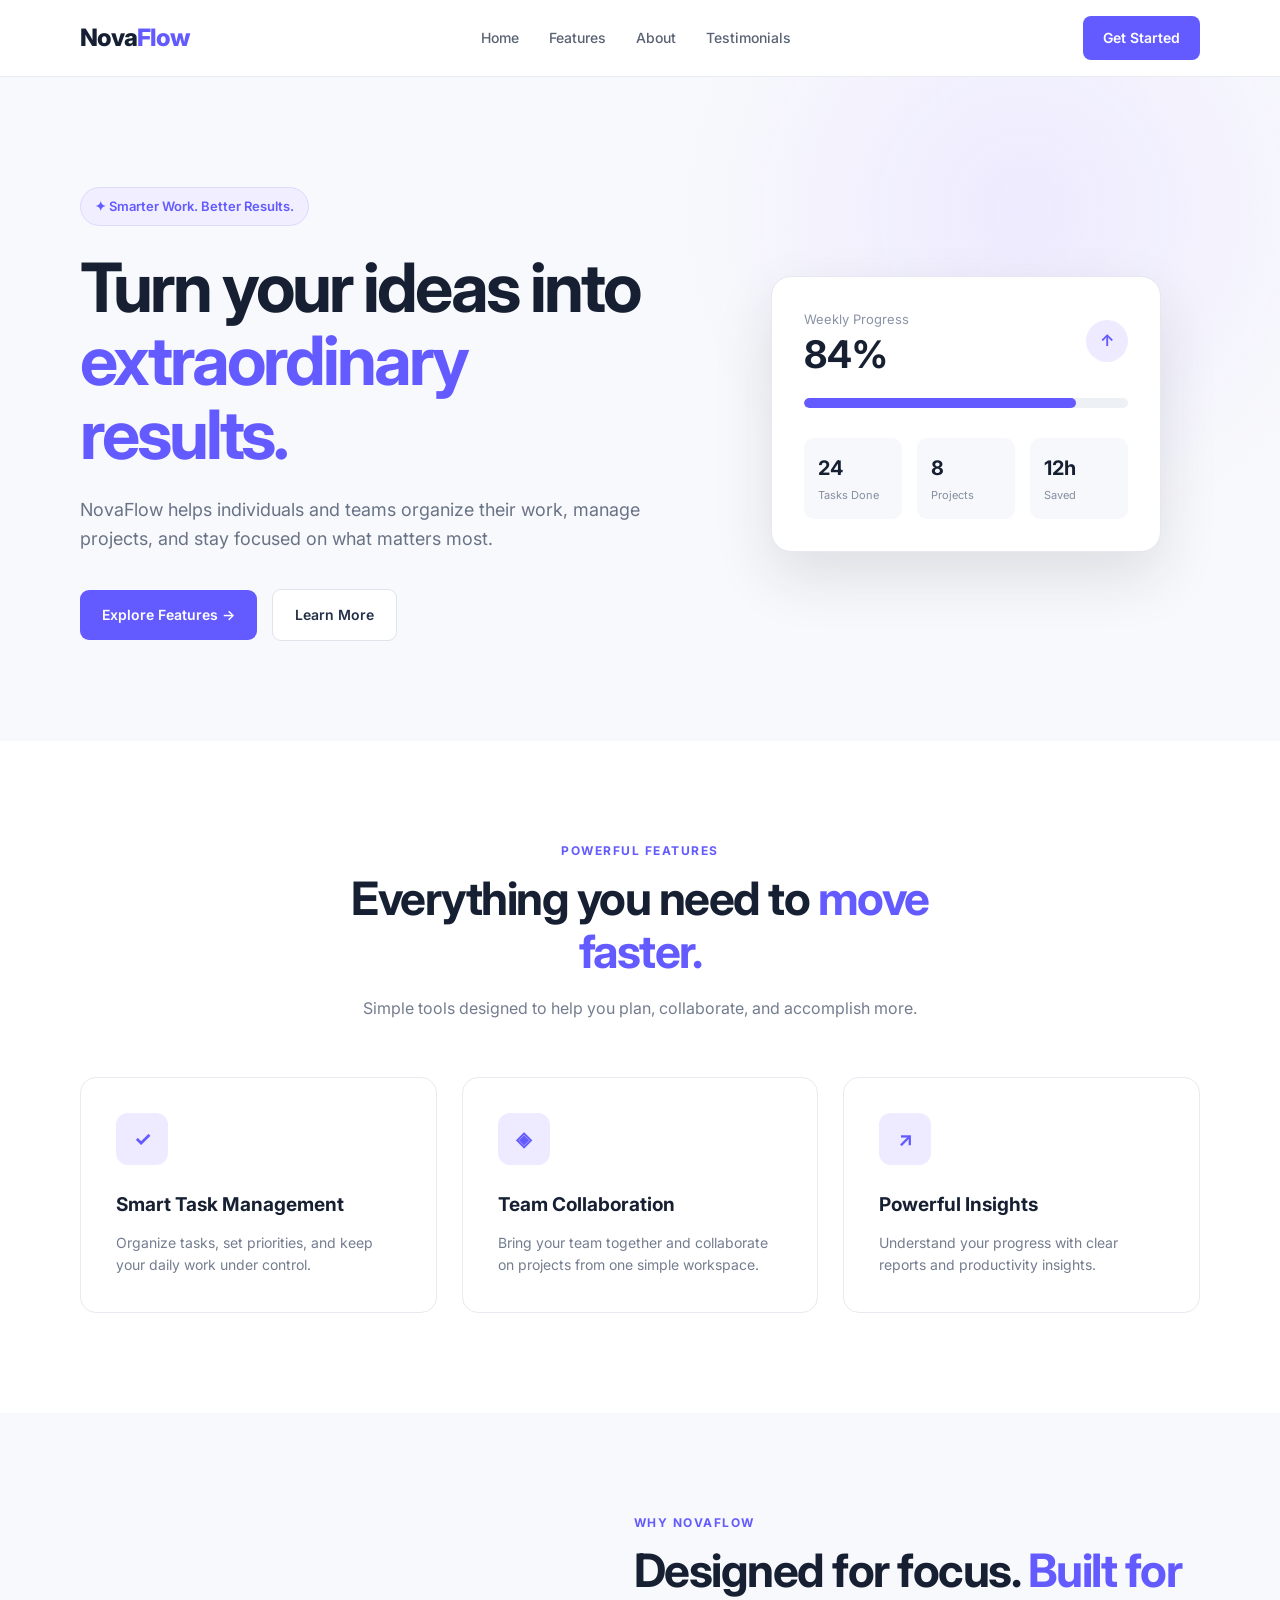
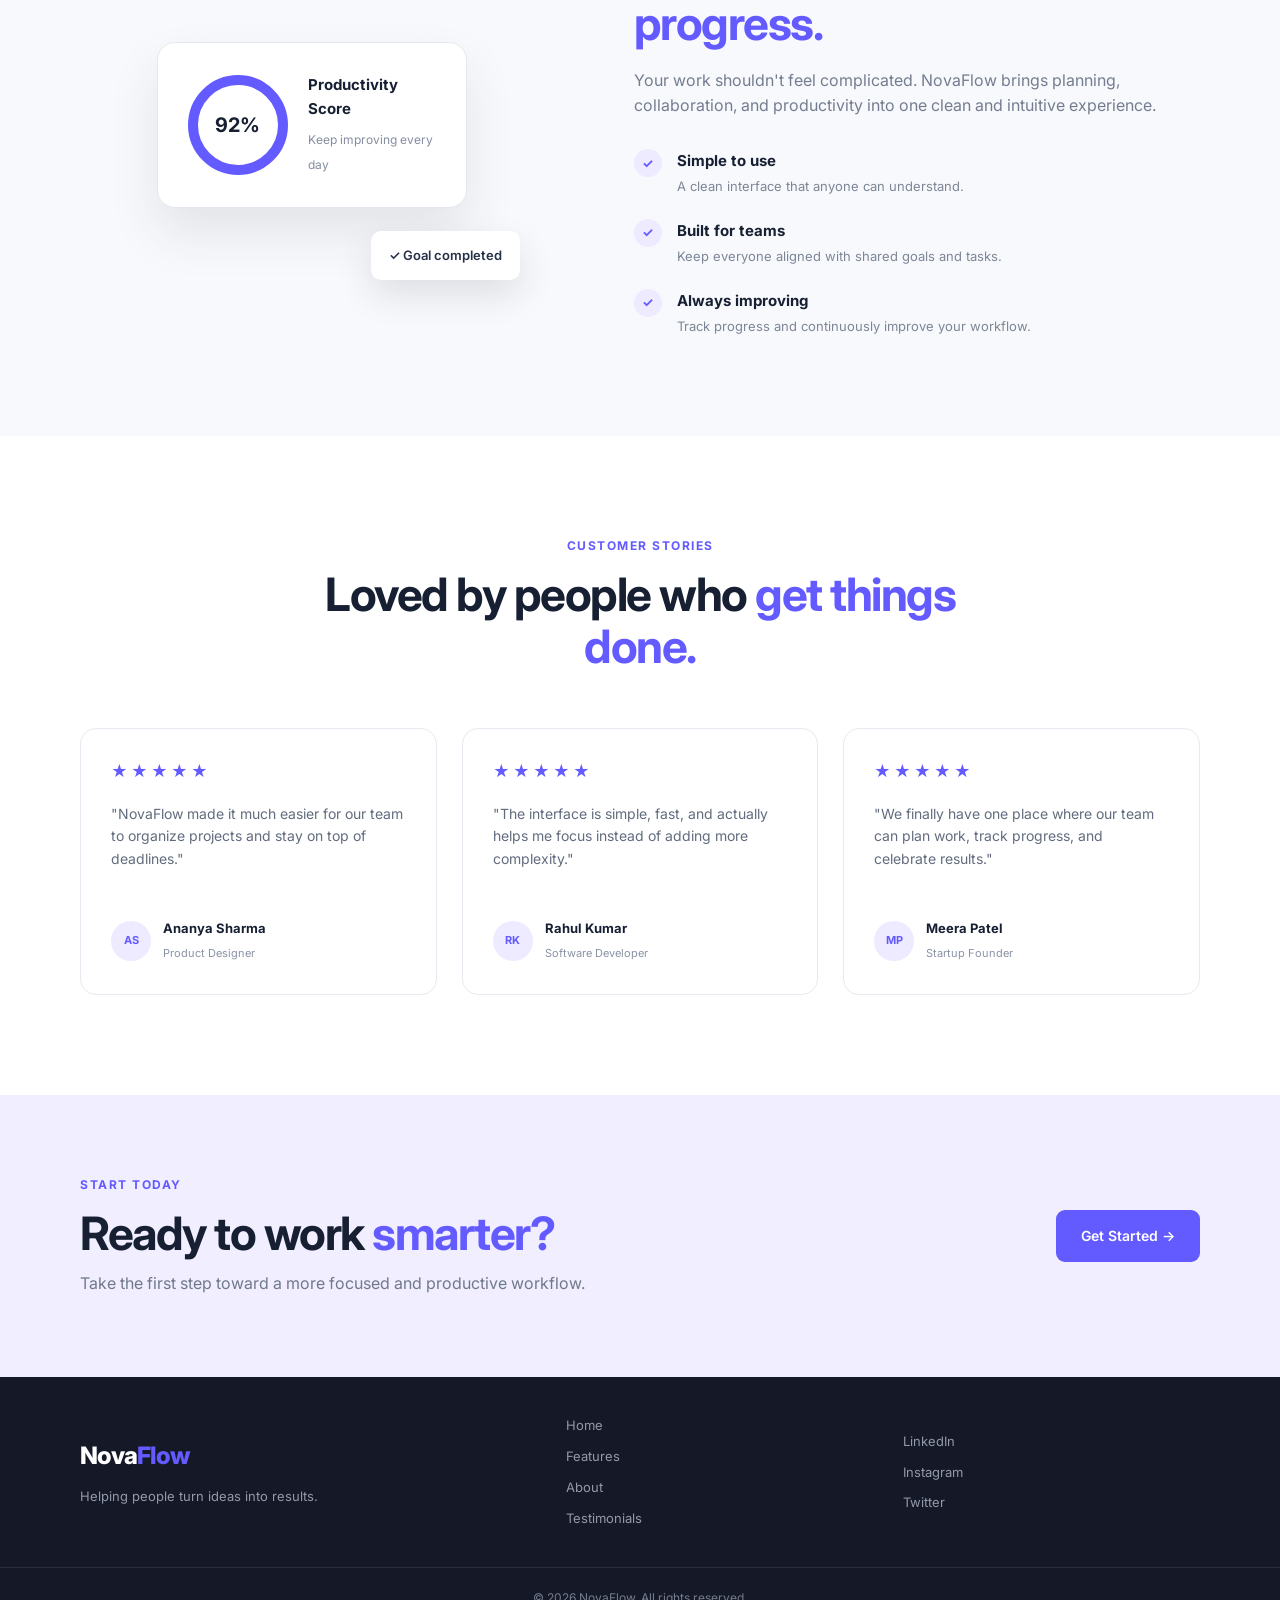
<file: WebDev-L1-LandingPage/index.html>
<!DOCTYPE html>
<html lang="en">
<head>
    <meta charset="UTF-8">
    <meta name="viewport" content="width=device-width, initial-scale=1.0">

    <title>NovaFlow | Work Smarter</title>

    <link rel="stylesheet" href="style.css">

    <link rel="preconnect" href="https://fonts.googleapis.com">
    <link rel="preconnect" href="https://fonts.gstatic.com" crossorigin>

    <link
        href="https://fonts.googleapis.com/css2?family=Inter:wght@400;500;600;700;800&display=swap"
        rel="stylesheet"
    >
</head>

<body>

    <!-- ================= NAVIGATION ================= -->

    <header class="navbar">
        <div class="container nav-container">

            <a href="#home" class="logo">
                Nova<span>Flow</span>
            </a>

            <nav class="nav-links">
                <a href="#home">Home</a>
                <a href="#features">Features</a>
                <a href="#about">About</a>
                <a href="#testimonials">Testimonials</a>
            </nav>

            <a href="#contact" class="nav-button">
                Get Started
            </a>

        </div>
    </header>


    <!-- ================= HERO SECTION ================= -->

    <main>

        <section class="hero" id="home">

            <div class="container hero-container">

                <div class="hero-content">

                    <div class="badge">
                        ✦ Smarter Work. Better Results.
                    </div>

                    <h1>
                        Turn your ideas into
                        <span>extraordinary results.</span>
                    </h1>

                    <p>
                        NovaFlow helps individuals and teams organize
                        their work, manage projects, and stay focused
                        on what matters most.
                    </p>

                    <div class="hero-buttons">

                        <a href="#features" class="primary-button">
                            Explore Features →
                        </a>

                        <a href="#about" class="secondary-button">
                            Learn More
                        </a>

                    </div>

                </div>


                <div class="hero-visual">

                    <div class="dashboard-card">

                        <div class="dashboard-top">
                            <div>
                                <p class="small-label">Weekly Progress</p>
                                <h3>84%</h3>
                            </div>

                            <div class="progress-icon">
                                ↑
                            </div>
                        </div>

                        <div class="progress-bar">
                            <div class="progress"></div>
                        </div>

                        <div class="dashboard-stats">

                            <div>
                                <strong>24</strong>
                                <span>Tasks Done</span>
                            </div>

                            <div>
                                <strong>8</strong>
                                <span>Projects</span>
                            </div>

                            <div>
                                <strong>12h</strong>
                                <span>Saved</span>
                            </div>

                        </div>

                    </div>

                </div>

            </div>

        </section>


        <!-- ================= FEATURES SECTION ================= -->

        <section class="features section" id="features">

            <div class="container">

                <div class="section-heading">

                    <p class="section-label">
                        POWERFUL FEATURES
                    </p>

                    <h2>
                        Everything you need to
                        <span>move faster.</span>
                    </h2>

                    <p>
                        Simple tools designed to help you plan,
                        collaborate, and accomplish more.
                    </p>

                </div>


                <div class="features-grid">

                    <article class="feature-card">

                        <div class="feature-icon">
                            ✓
                        </div>

                        <h3>
                            Smart Task Management
                        </h3>

                        <p>
                            Organize tasks, set priorities, and
                            keep your daily work under control.
                        </p>

                    </article>


                    <article class="feature-card">

                        <div class="feature-icon">
                            ◈
                        </div>

                        <h3>
                            Team Collaboration
                        </h3>

                        <p>
                            Bring your team together and collaborate
                            on projects from one simple workspace.
                        </p>

                    </article>


                    <article class="feature-card">

                        <div class="feature-icon">
                            ↗
                        </div>

                        <h3>
                            Powerful Insights
                        </h3>

                        <p>
                            Understand your progress with clear
                            reports and productivity insights.
                        </p>

                    </article>

                </div>

            </div>

        </section>


        <!-- ================= ABOUT SECTION ================= -->

        <section class="about section" id="about">

            <div class="container about-container">

                <div class="about-visual">

                    <div class="about-card">

                        <div class="circle">
                            92%
                        </div>

                        <div class="about-card-text">
                            <strong>Productivity Score</strong>
                            <span>Keep improving every day</span>
                        </div>

                    </div>

                    <div class="floating-card">
                        ✓ Goal completed
                    </div>

                </div>


                <div class="about-content">

                    <p class="section-label">
                        WHY NOVAFLOW
                    </p>

                    <h2>
                        Designed for focus.
                        <span>Built for progress.</span>
                    </h2>

                    <p>
                        Your work shouldn't feel complicated. NovaFlow
                        brings planning, collaboration, and productivity
                        into one clean and intuitive experience.
                    </p>

                    <div class="about-list">

                        <div class="about-item">
                            <div class="check">✓</div>

                            <div>
                                <h3>Simple to use</h3>
                                <p>
                                    A clean interface that anyone
                                    can understand.
                                </p>
                            </div>
                        </div>


                        <div class="about-item">
                            <div class="check">✓</div>

                            <div>
                                <h3>Built for teams</h3>
                                <p>
                                    Keep everyone aligned with
                                    shared goals and tasks.
                                </p>
                            </div>
                        </div>


                        <div class="about-item">
                            <div class="check">✓</div>

                            <div>
                                <h3>Always improving</h3>
                                <p>
                                    Track progress and continuously
                                    improve your workflow.
                                </p>
                            </div>
                        </div>

                    </div>

                </div>

            </div>

        </section>


        <!-- ================= TESTIMONIALS ================= -->

        <section class="testimonials section" id="testimonials">

            <div class="container">

                <div class="section-heading">

                    <p class="section-label">
                        CUSTOMER STORIES
                    </p>

                    <h2>
                        Loved by people who
                        <span>get things done.</span>
                    </h2>

                </div>


                <div class="testimonial-grid">

                    <article class="testimonial-card">

                        <div class="stars">
                            ★★★★★
                        </div>

                        <p>
                            "NovaFlow made it much easier for our
                            team to organize projects and stay on
                            top of deadlines."
                        </p>

                        <div class="person">
                            <div class="avatar">
                                AS
                            </div>

                            <div>
                                <strong>
                                    Ananya Sharma
                                </strong>

                                <span>
                                    Product Designer
                                </span>
                            </div>
                        </div>

                    </article>


                    <article class="testimonial-card">

                        <div class="stars">
                            ★★★★★
                        </div>

                        <p>
                            "The interface is simple, fast, and
                            actually helps me focus instead of
                            adding more complexity."
                        </p>

                        <div class="person">
                            <div class="avatar">
                                RK
                            </div>

                            <div>
                                <strong>
                                    Rahul Kumar
                                </strong>

                                <span>
                                    Software Developer
                                </span>
                            </div>
                        </div>

                    </article>


                    <article class="testimonial-card">

                        <div class="stars">
                            ★★★★★
                        </div>

                        <p>
                            "We finally have one place where our
                            team can plan work, track progress,
                            and celebrate results."
                        </p>

                        <div class="person">
                            <div class="avatar">
                                MP
                            </div>

                            <div>
                                <strong>
                                    Meera Patel
                                </strong>

                                <span>
                                    Startup Founder
                                </span>
                            </div>
                        </div>

                    </article>

                </div>

            </div>

        </section>


        <!-- ================= CTA SECTION ================= -->

        <section class="cta" id="contact">

            <div class="container cta-container">

                <div>

                    <p class="section-label">
                        START TODAY
                    </p>

                    <h2>
                        Ready to work
                        <span>smarter?</span>
                    </h2>

                    <p>
                        Take the first step toward a more focused
                        and productive workflow.
                    </p>

                </div>

                <a href="#home" class="cta-button">
                    Get Started →
                </a>

            </div>

        </section>

    </main>


    <!-- ================= FOOTER ================= -->

    <footer class="footer">

        <div class="container footer-container">

            <div class="footer-brand">

                <a href="#home" class="logo">
                    Nova<span>Flow</span>
                </a>

                <p>
                    Helping people turn ideas into results.
                </p>

            </div>


            <div class="footer-links">

                <a href="#home">Home</a>
                <a href="#features">Features</a>
                <a href="#about">About</a>
                <a href="#testimonials">Testimonials</a>

            </div>


            <div class="social-links">

                <a href="#">LinkedIn</a>
                <a href="#">Instagram</a>
                <a href="#">Twitter</a>

            </div>

        </div>


        <div class="footer-bottom">

            <p>
                © 2026 NovaFlow. All rights reserved.
            </p>

        </div>

    </footer>

</body>
</html>
</file>
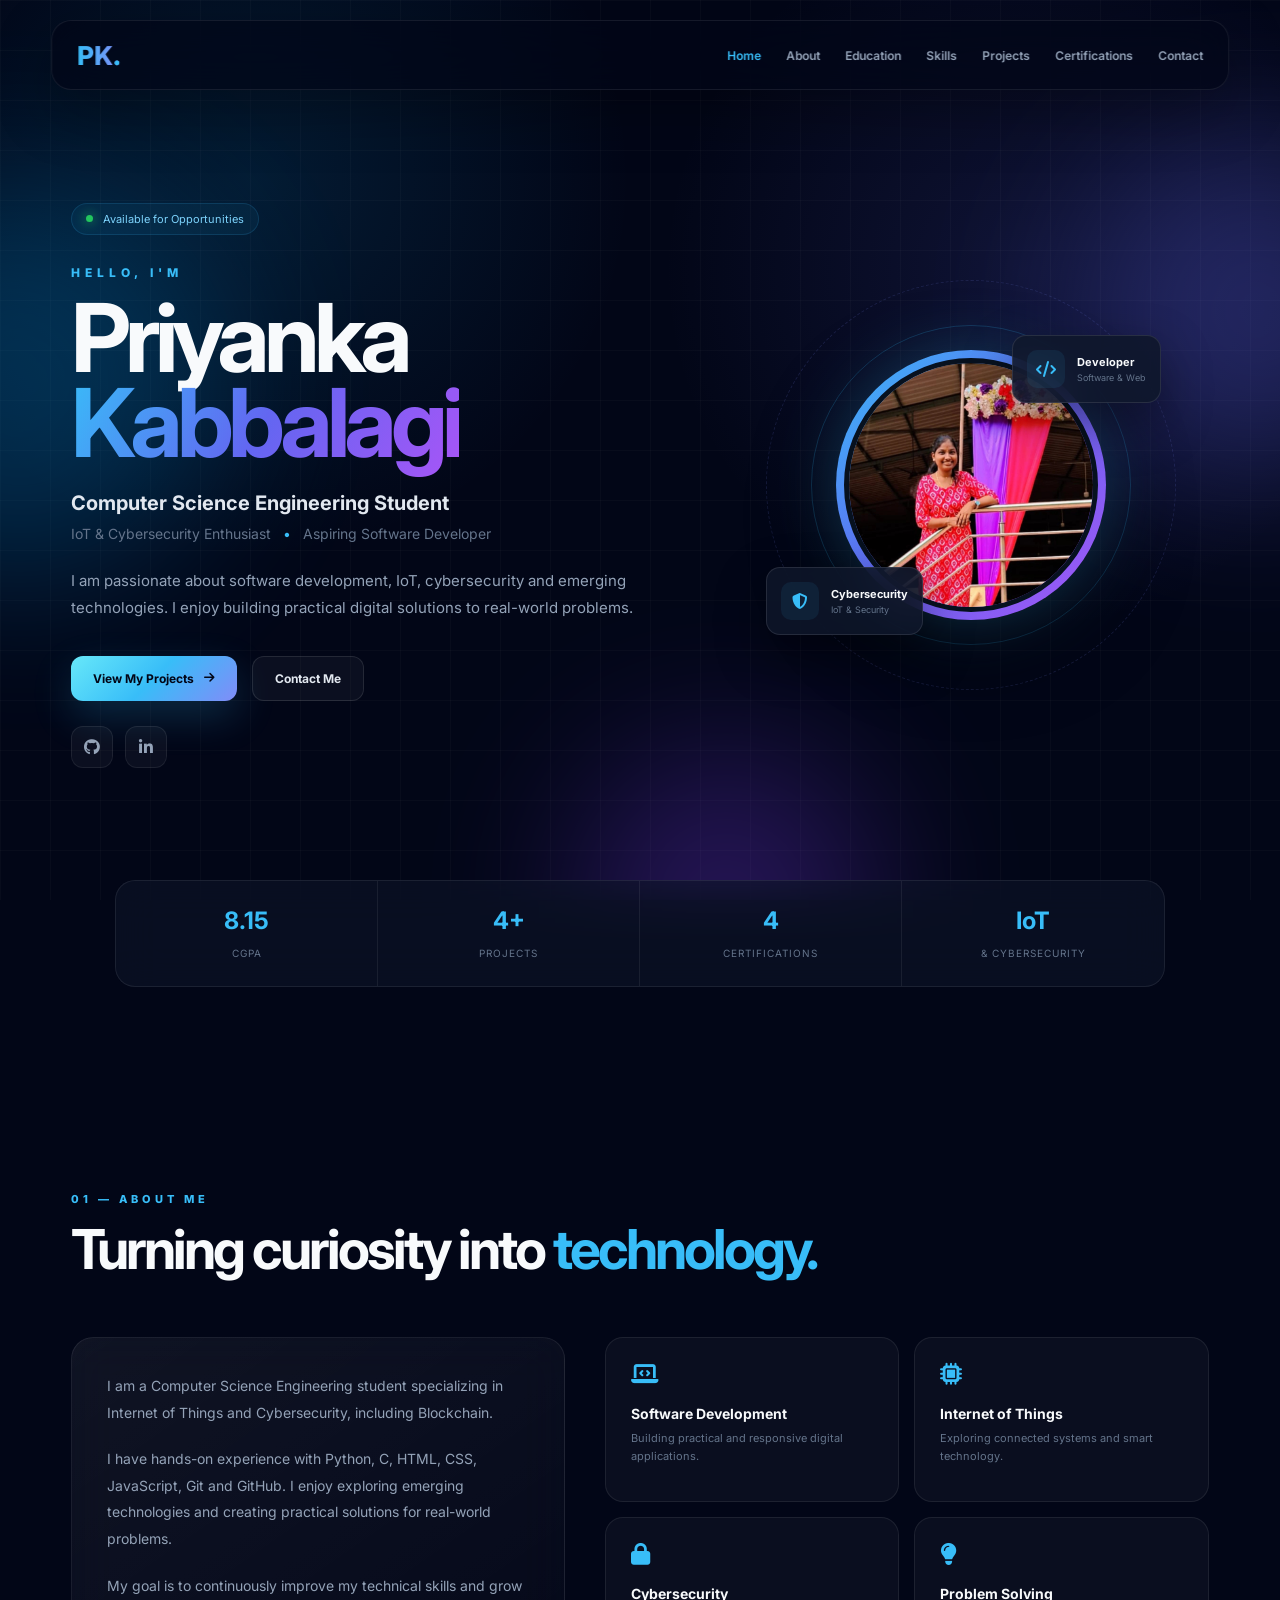
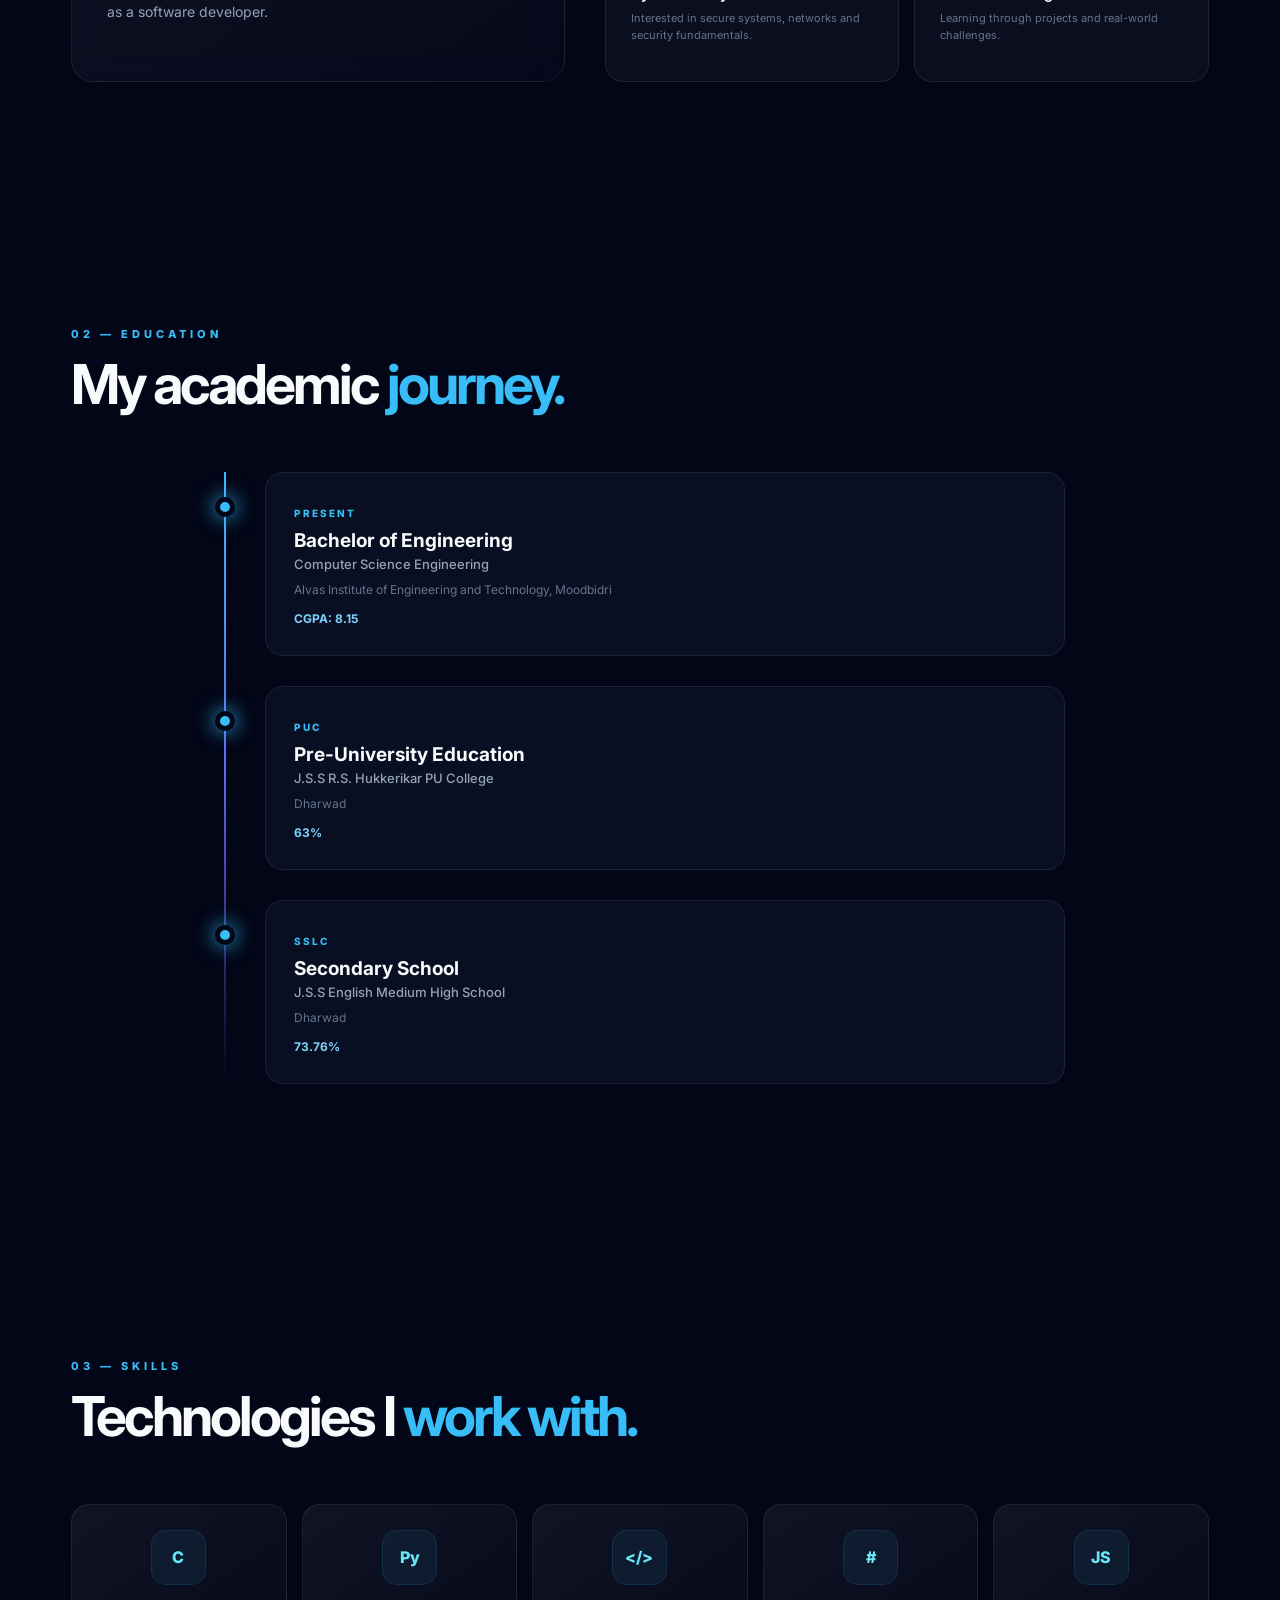
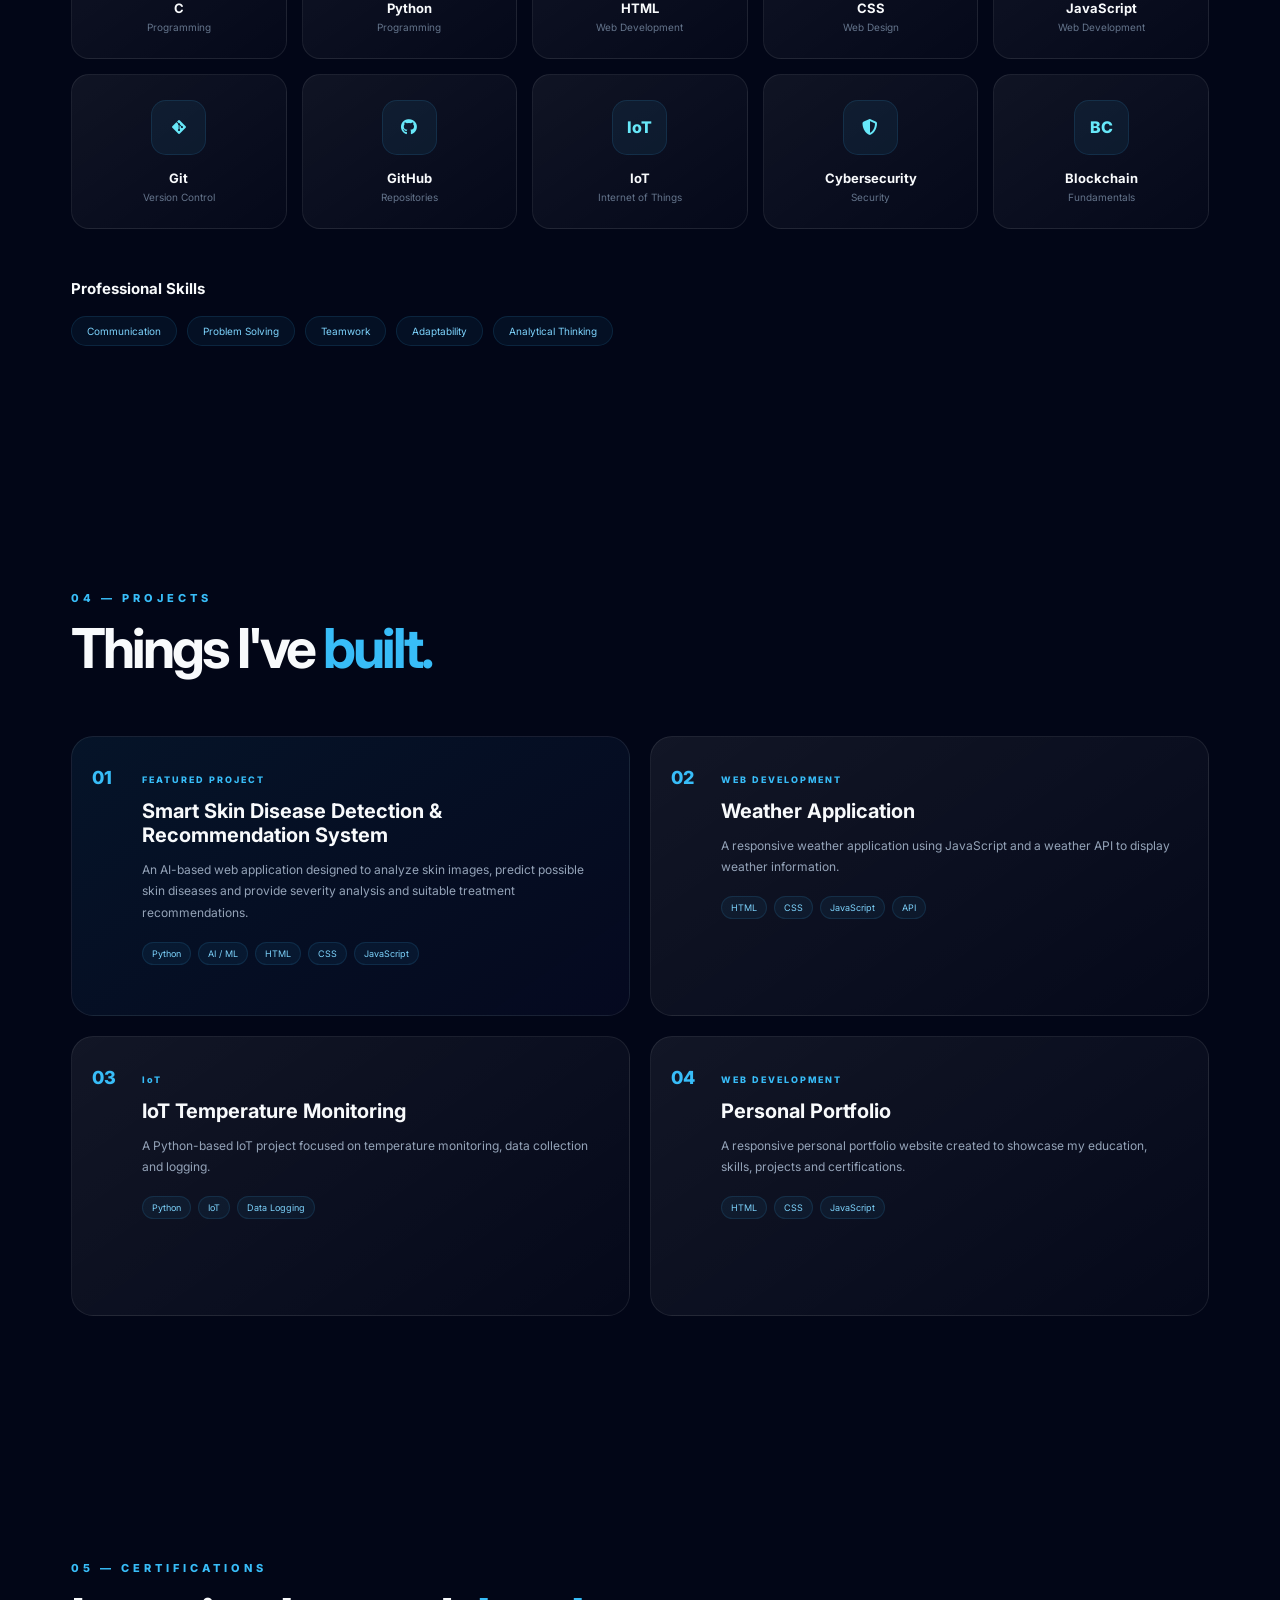
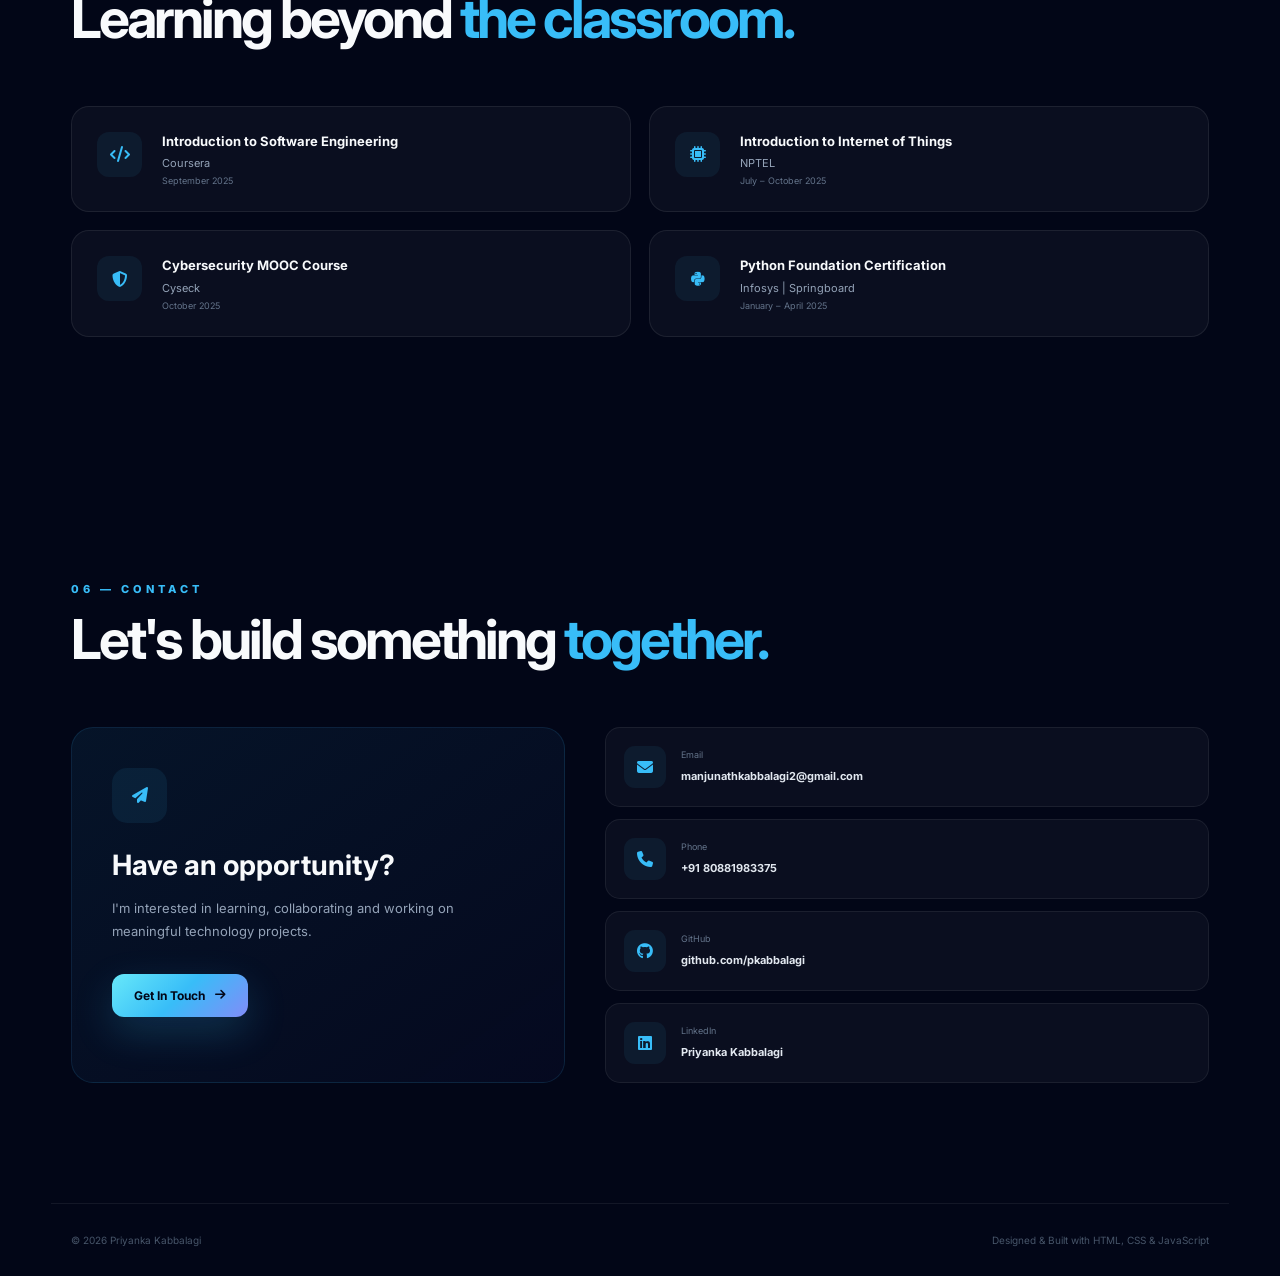
<file: WebDev-L1-Personal Portfolio/index.html>
<!DOCTYPE html>
<html lang="en">

<head>
    <meta charset="UTF-8">
    <meta name="viewport" content="width=device-width, initial-scale=1.0">

    <meta name="description"
        content="Priyanka Kabbalagi - Computer Science Engineering Student, IoT and Cybersecurity Enthusiast">

    <title>Priyanka Kabbalagi | Portfolio</title>

    <!-- Google Font -->
    <link rel="preconnect" href="https://fonts.googleapis.com">
    <link rel="preconnect" href="https://fonts.gstatic.com" crossorigin>

    <link href="https://fonts.googleapis.com/css2?family=Inter:wght@400;500;600;700;800&display=swap"
        rel="stylesheet">

    <!-- Font Awesome -->
    <link rel="stylesheet"
        href="https://cdnjs.cloudflare.com/ajax/libs/font-awesome/6.5.2/css/all.min.css">

    <!-- CSS -->
    <link rel="stylesheet" href="style.css">
</head>

<body>

    <!-- BACKGROUND -->
    <div class="background">
        <div class="orb orb-one"></div>
        <div class="orb orb-two"></div>
        <div class="orb orb-three"></div>
    </div>


    <!-- NAVBAR -->
    <header class="navbar">

        <a href="#home" class="logo">
            PK<span>.</span>
        </a>

        <nav id="navMenu">

            <a href="#home" class="active">Home</a>
            <a href="#about">About</a>
            <a href="#education">Education</a>
            <a href="#skills">Skills</a>
            <a href="#projects">Projects</a>
            <a href="#certifications">Certifications</a>
            <a href="#contact">Contact</a>

        </nav>

        <button class="menu-btn" id="menuBtn">
            <i class="fa-solid fa-bars"></i>
        </button>

    </header>


    <!-- HERO -->
    <section class="hero" id="home">

        <div class="hero-content">

            <div class="hero-badge">
                <span></span>
                Available for Opportunities
            </div>

            <p class="hero-prefix">
                HELLO, I'M
            </p>

            <h1>
                Priyanka<br>
                <span>Kabbalagi</span>
            </h1>

            <h2>
                Computer Science Engineering Student
            </h2>

            <p class="hero-subtitle">
                IoT & Cybersecurity Enthusiast
                <span>•</span>
                Aspiring Software Developer
            </p>

            <p class="hero-description">
                I am passionate about software development, IoT,
                cybersecurity and emerging technologies. I enjoy
                building practical digital solutions to real-world
                problems.
            </p>

            <div class="hero-buttons">

                <a href="#projects" class="btn primary">
                    View My Projects
                    <i class="fa-solid fa-arrow-right"></i>
                </a>

                <a href="#contact" class="btn secondary">
                    Contact Me
                </a>

            </div>

            <div class="social-links">

                <a href="https://github.com/pkabbalagi"
                    target="_blank">
                    <i class="fa-brands fa-github"></i>
                </a>

                <a href="https://linkedin.com/"
                    target="_blank">
                    <i class="fa-brands fa-linkedin-in"></i>
                </a>

            </div>

        </div>


        <!-- 3D PROFILE -->

        <div class="hero-visual">

            <div class="profile-wrapper">

                <div class="ring ring-one"></div>
                <div class="ring ring-two"></div>

                <div class="profile-card">

                    <!-- YOUR PHOTO -->
                    <img src="assets/profile.jpg.jpeg"
                        alt="Priyanka Kabbalagi"
                        class="profile-image">

                </div>


                <!-- FLOATING CARD 1 -->

                <div class="floating-card card-top">

                    <i class="fa-solid fa-code"></i>

                    <div>
                        <strong>Developer</strong>
                        <small>Software & Web</small>
                    </div>

                </div>


                <!-- FLOATING CARD 2 -->

                <div class="floating-card card-bottom">

                    <i class="fa-solid fa-shield-halved"></i>

                    <div>
                        <strong>Cybersecurity</strong>
                        <small>IoT & Security</small>
                    </div>

                </div>

            </div>

        </div>

    </section>


    <!-- HIGHLIGHTS -->

    <section class="highlights">

        <div class="highlight-card">
            <strong>8.15</strong>
            <span>CGPA</span>
        </div>

        <div class="highlight-card">
            <strong>4+</strong>
            <span>Projects</span>
        </div>

        <div class="highlight-card">
            <strong>4</strong>
            <span>Certifications</span>
        </div>

        <div class="highlight-card">
            <strong>IoT</strong>
            <span>& Cybersecurity</span>
        </div>

    </section>


    <!-- ABOUT -->

    <section class="section" id="about">

        <div class="section-heading">

            <span>01 — ABOUT ME</span>

            <h2>
                Turning curiosity into
                <em>technology.</em>
            </h2>

        </div>


        <div class="about-grid">

            <div class="about-text">

                <p>
                    I am a Computer Science Engineering student
                    specializing in Internet of Things and
                    Cybersecurity, including Blockchain.
                </p>

                <p>
                    I have hands-on experience with Python, C,
                    HTML, CSS, JavaScript, Git and GitHub.
                    I enjoy exploring emerging technologies
                    and creating practical solutions for
                    real-world problems.
                </p>

                <p>
                    My goal is to continuously improve my
                    technical skills and grow as a software
                    developer.
                </p>

            </div>


            <div class="about-cards">

                <div class="info-card">

                    <i class="fa-solid fa-laptop-code"></i>

                    <h3>Software Development</h3>

                    <p>
                        Building practical and responsive
                        digital applications.
                    </p>

                </div>


                <div class="info-card">

                    <i class="fa-solid fa-microchip"></i>

                    <h3>Internet of Things</h3>

                    <p>
                        Exploring connected systems and
                        smart technology.
                    </p>

                </div>


                <div class="info-card">

                    <i class="fa-solid fa-lock"></i>

                    <h3>Cybersecurity</h3>

                    <p>
                        Interested in secure systems,
                        networks and security fundamentals.
                    </p>

                </div>


                <div class="info-card">

                    <i class="fa-solid fa-lightbulb"></i>

                    <h3>Problem Solving</h3>

                    <p>
                        Learning through projects and
                        real-world challenges.
                    </p>

                </div>

            </div>

        </div>

    </section>


    <!-- EDUCATION -->

    <section class="section" id="education">

        <div class="section-heading">

            <span>02 — EDUCATION</span>

            <h2>
                My academic
                <em>journey.</em>
            </h2>

        </div>


        <div class="timeline">

            <div class="timeline-item">

                <div class="timeline-dot"></div>

                <div class="timeline-content">

                    <span class="timeline-year">
                        PRESENT
                    </span>

                    <h3>
                        Bachelor of Engineering
                    </h3>

                    <h4>
                        Computer Science Engineering
                    </h4>

                    <p>
                        Alvas Institute of Engineering and Technology,
                        Moodbidri
                    </p>

                    <strong>
                        CGPA: 8.15
                    </strong>

                </div>

            </div>


            <div class="timeline-item">

                <div class="timeline-dot"></div>

                <div class="timeline-content">

                    <span class="timeline-year">
                        PUC
                    </span>

                    <h3>
                        Pre-University Education
                    </h3>

                    <h4>
                        J.S.S R.S. Hukkerikar PU College
                    </h4>

                    <p>
                        Dharwad
                    </p>

                    <strong>
                        63%
                    </strong>

                </div>

            </div>


            <div class="timeline-item">

                <div class="timeline-dot"></div>

                <div class="timeline-content">

                    <span class="timeline-year">
                        SSLC
                    </span>

                    <h3>
                        Secondary School
                    </h3>

                    <h4>
                        J.S.S English Medium High School
                    </h4>

                    <p>
                        Dharwad
                    </p>

                    <strong>
                        73.76%
                    </strong>

                </div>

            </div>

        </div>

    </section>


    <!-- SKILLS -->

    <section class="section" id="skills">

        <div class="section-heading">

            <span>03 — SKILLS</span>

            <h2>
                Technologies I
                <em>work with.</em>
            </h2>

        </div>


        <div class="skills-grid">

            <div class="skill-card">
                <div class="skill-icon">C</div>
                <h3>C</h3>
                <p>Programming</p>
            </div>

            <div class="skill-card">
                <div class="skill-icon">Py</div>
                <h3>Python</h3>
                <p>Programming</p>
            </div>

            <div class="skill-card">
                <div class="skill-icon">&lt;/&gt;</div>
                <h3>HTML</h3>
                <p>Web Development</p>
            </div>

            <div class="skill-card">
                <div class="skill-icon">#</div>
                <h3>CSS</h3>
                <p>Web Design</p>
            </div>

            <div class="skill-card">
                <div class="skill-icon">JS</div>
                <h3>JavaScript</h3>
                <p>Web Development</p>
            </div>

            <div class="skill-card">
                <div class="skill-icon">
                    <i class="fa-brands fa-git-alt"></i>
                </div>
                <h3>Git</h3>
                <p>Version Control</p>
            </div>

            <div class="skill-card">
                <div class="skill-icon">
                    <i class="fa-brands fa-github"></i>
                </div>
                <h3>GitHub</h3>
                <p>Repositories</p>
            </div>

            <div class="skill-card">
                <div class="skill-icon">IoT</div>
                <h3>IoT</h3>
                <p>Internet of Things</p>
            </div>

            <div class="skill-card">
                <div class="skill-icon">
                    <i class="fa-solid fa-shield-halved"></i>
                </div>
                <h3>Cybersecurity</h3>
                <p>Security</p>
            </div>

            <div class="skill-card">
                <div class="skill-icon">BC</div>
                <h3>Blockchain</h3>
                <p>Fundamentals</p>
            </div>

        </div>


        <div class="soft-skills">

            <h3>
                Professional Skills
            </h3>

            <div class="tags">

                <span>Communication</span>
                <span>Problem Solving</span>
                <span>Teamwork</span>
                <span>Adaptability</span>
                <span>Analytical Thinking</span>

            </div>

        </div>

    </section>


    <!-- PROJECTS -->

    <section class="section projects-section"
        id="projects">

        <div class="section-heading">

            <span>04 — PROJECTS</span>

            <h2>
                Things I've
                <em>built.</em>
            </h2>

        </div>


        <div class="projects-grid">


            <!-- PROJECT 1 -->

            <article class="project-card featured">

                <div class="project-number">
                    01
                </div>

                <div class="project-content">

                    <span class="project-label">
                        FEATURED PROJECT
                    </span>

                    <h3>
                        Smart Skin Disease Detection
                        & Recommendation System
                    </h3>

                    <p>
                        An AI-based web application designed
                        to analyze skin images, predict
                        possible skin diseases and provide
                        severity analysis and suitable
                        treatment recommendations.
                    </p>

                    <div class="project-tags">

                        <span>Python</span>
                        <span>AI / ML</span>
                        <span>HTML</span>
                        <span>CSS</span>
                        <span>JavaScript</span>

                    </div>

                </div>

            </article>


            <!-- PROJECT 2 -->

            <article class="project-card">

                <div class="project-number">
                    02
                </div>

                <div class="project-content">

                    <span class="project-label">
                        WEB DEVELOPMENT
                    </span>

                    <h3>
                        Weather Application
                    </h3>

                    <p>
                        A responsive weather application
                        using JavaScript and a weather API
                        to display weather information.
                    </p>

                    <div class="project-tags">

                        <span>HTML</span>
                        <span>CSS</span>
                        <span>JavaScript</span>
                        <span>API</span>

                    </div>

                </div>

            </article>


            <!-- PROJECT 3 -->

            <article class="project-card">

                <div class="project-number">
                    03
                </div>

                <div class="project-content">

                    <span class="project-label">
                        IoT
                    </span>

                    <h3>
                        IoT Temperature Monitoring
                    </h3>

                    <p>
                        A Python-based IoT project focused
                        on temperature monitoring, data
                        collection and logging.
                    </p>

                    <div class="project-tags">

                        <span>Python</span>
                        <span>IoT</span>
                        <span>Data Logging</span>

                    </div>

                </div>

            </article>


            <!-- PROJECT 4 -->

            <article class="project-card">

                <div class="project-number">
                    04
                </div>

                <div class="project-content">

                    <span class="project-label">
                        WEB DEVELOPMENT
                    </span>

                    <h3>
                        Personal Portfolio
                    </h3>

                    <p>
                        A responsive personal portfolio
                        website created to showcase my
                        education, skills, projects and
                        certifications.
                    </p>

                    <div class="project-tags">

                        <span>HTML</span>
                        <span>CSS</span>
                        <span>JavaScript</span>

                    </div>

                </div>

            </article>

        </div>

    </section>


    <!-- CERTIFICATIONS -->

    <section class="section" id="certifications">

        <div class="section-heading">

            <span>05 — CERTIFICATIONS</span>

            <h2>
                Learning beyond
                <em>the classroom.</em>
            </h2>

        </div>


        <div class="certifications-grid">

            <div class="certificate-card">

                <div class="certificate-icon">
                    <i class="fa-solid fa-code"></i>
                </div>

                <div>

                    <h3>
                        Introduction to Software Engineering
                    </h3>

                    <p>
                        Coursera
                    </p>

                    <span>
                        September 2025
                    </span>

                </div>

            </div>


            <div class="certificate-card">

                <div class="certificate-icon">
                    <i class="fa-solid fa-microchip"></i>
                </div>

                <div>

                    <h3>
                        Introduction to Internet of Things
                    </h3>

                    <p>
                        NPTEL
                    </p>

                    <span>
                        July – October 2025
                    </span>

                </div>

            </div>


            <div class="certificate-card">

                <div class="certificate-icon">
                    <i class="fa-solid fa-shield-halved"></i>
                </div>

                <div>

                    <h3>
                        Cybersecurity MOOC Course
                    </h3>

                    <p>
                        Cyseck
                    </p>

                    <span>
                        October 2025
                    </span>

                </div>

            </div>


            <div class="certificate-card">

                <div class="certificate-icon">
                    <i class="fa-brands fa-python"></i>
                </div>

                <div>

                    <h3>
                        Python Foundation Certification
                    </h3>

                    <p>
                        Infosys | Springboard
                    </p>

                    <span>
                        January – April 2025
                    </span>

                </div>

            </div>

        </div>

    </section>


    <!-- CONTACT -->

    <section class="section contact-section"
        id="contact">

        <div class="section-heading">

            <span>06 — CONTACT</span>

            <h2>
                Let's build something
                <em>together.</em>
            </h2>

        </div>


        <div class="contact-container">


            <div class="contact-message">

                <div class="contact-icon">
                    <i class="fa-solid fa-paper-plane"></i>
                </div>

                <h3>
                    Have an opportunity?
                </h3>

                <p>
                    I'm interested in learning,
                    collaborating and working on
                    meaningful technology projects.
                </p>

                <a href="mailto:manjunathkabbalagi2@gmail.com"
                    class="btn primary">

                    Get In Touch

                    <i class="fa-solid fa-arrow-right"></i>

                </a>

            </div>


            <div class="contact-details">


                <a href="mailto:manjunathkabbalagi2@gmail.com"
                    class="contact-item">

                    <div class="contact-item-icon">
                        <i class="fa-solid fa-envelope"></i>
                    </div>

                    <div>

                        <small>Email</small>

                        <strong>
                            manjunathkabbalagi2@gmail.com
                        </strong>

                    </div>

                </a>


                <a href="tel:+9180881983375"
                    class="contact-item">

                    <div class="contact-item-icon">
                        <i class="fa-solid fa-phone"></i>
                    </div>

                    <div>

                        <small>Phone</small>

                        <strong>
                            +91 80881983375
                        </strong>

                    </div>

                </a>


                <a href="https://github.com/pkabbalagi"
                    target="_blank"
                    class="contact-item">

                    <div class="contact-item-icon">
                        <i class="fa-brands fa-github"></i>
                    </div>

                    <div>

                        <small>GitHub</small>

                        <strong>
                            github.com/pkabbalagi
                        </strong>

                    </div>

                </a>


                <a href="https://linkedin.com/"
                    target="_blank"
                    class="contact-item">

                    <div class="contact-item-icon">
                        <i class="fa-brands fa-linkedin"></i>
                    </div>

                    <div>

                        <small>LinkedIn</small>

                        <strong>
                            Priyanka Kabbalagi
                        </strong>

                    </div>

                </a>

            </div>

        </div>

    </section>


    <!-- FOOTER -->

    <footer>

        <div>
            © 2026 Priyanka Kabbalagi
        </div>

        <div>
            Designed & Built with HTML, CSS & JavaScript
        </div>

    </footer>


    <!-- JAVASCRIPT -->
    <script src="script.js"></script>

</body>

</html>
</file>
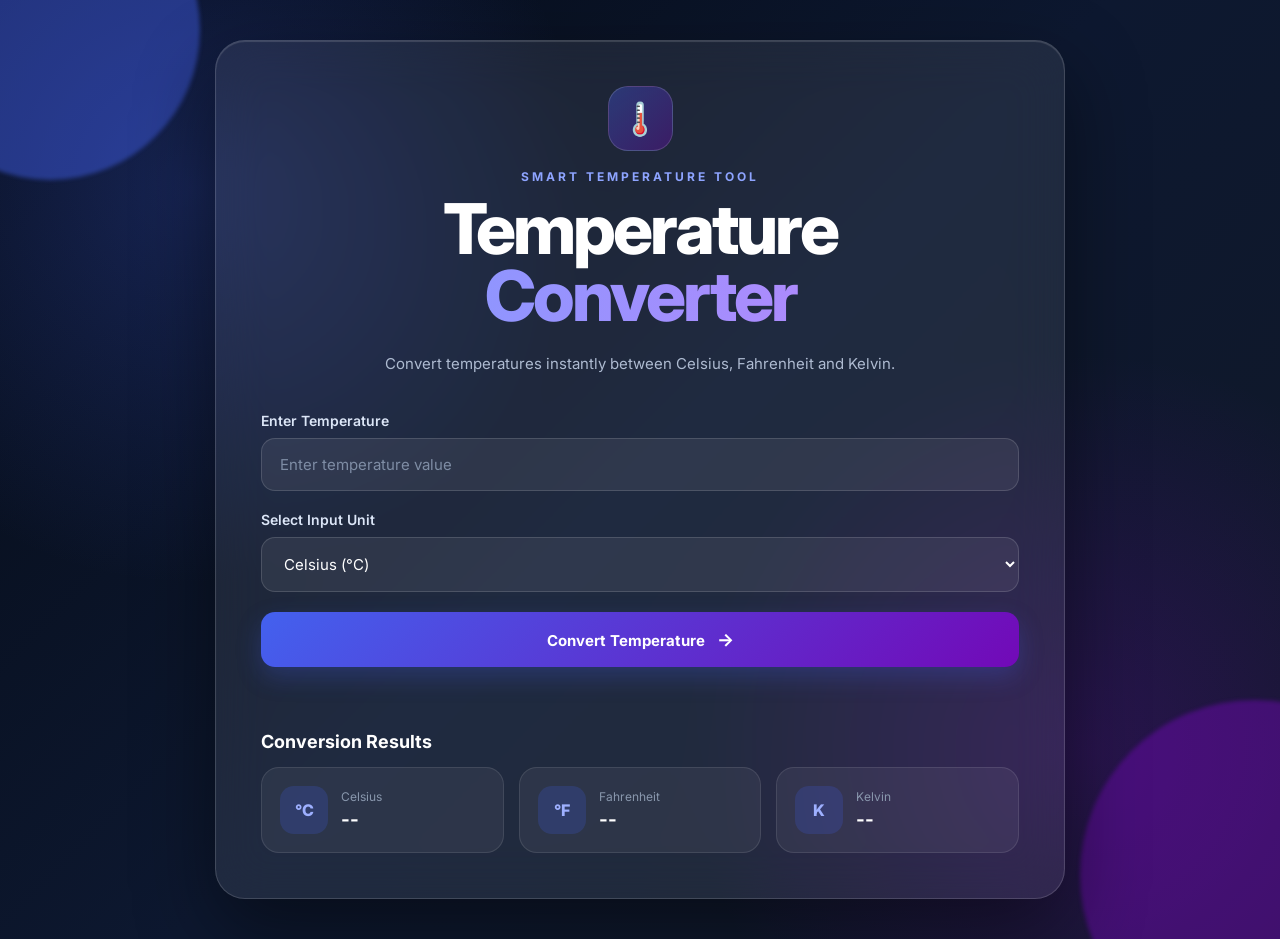
<file: WebDev-L1-Temperature Converter/index.html>
<!DOCTYPE html>
<html lang="en">
<head>
    <meta charset="UTF-8">
    <meta name="viewport" content="width=device-width, initial-scale=1.0">

    <title>TempX | Temperature Converter</title>

    <link rel="stylesheet" href="style.css">

    <link rel="preconnect" href="https://fonts.googleapis.com">
    <link rel="preconnect" href="https://fonts.gstatic.com" crossorigin>
    <link href="https://fonts.googleapis.com/css2?family=Inter:wght@400;500;600;700;800&display=swap" rel="stylesheet">
</head>

<body>

    <div class="background-circle circle-one"></div>
    <div class="background-circle circle-two"></div>

    <main class="container">

        <div class="converter-card">

            <header class="header">

                <div class="icon">
                    🌡️
                </div>

                <p class="eyebrow">
                    SMART TEMPERATURE TOOL
                </p>

                <h1>
                    Temperature
                    <span>Converter</span>
                </h1>

                <p class="description">
                    Convert temperatures instantly between
                    Celsius, Fahrenheit and Kelvin.
                </p>

            </header>


            <section class="converter">

                <div class="input-group">

                    <label for="temperature">
                        Enter Temperature
                    </label>

                    <input
                        type="number"
                        id="temperature"
                        placeholder="Enter temperature value"
                        step="any"
                    >

                </div>


                <div class="input-group">

                    <label for="unit">
                        Select Input Unit
                    </label>

                    <select id="unit">

                        <option value="celsius">
                            Celsius (°C)
                        </option>

                        <option value="fahrenheit">
                            Fahrenheit (°F)
                        </option>

                        <option value="kelvin">
                            Kelvin (K)
                        </option>

                    </select>

                </div>


                <button id="convertBtn">

                    Convert Temperature

                    <span>→</span>

                </button>


                <p id="errorMessage" class="error"></p>

            </section>


            <section class="results">

                <h2>
                    Conversion Results
                </h2>


                <div class="result-grid">


                    <div class="result-card">

                        <div class="unit-icon">
                            °C
                        </div>

                        <div>

                            <p>
                                Celsius
                            </p>

                            <h3 id="celsiusResult">
                                --
                            </h3>

                        </div>

                    </div>


                    <div class="result-card">

                        <div class="unit-icon">
                            °F
                        </div>

                        <div>

                            <p>
                                Fahrenheit
                            </p>

                            <h3 id="fahrenheitResult">
                                --
                            </h3>

                        </div>

                    </div>


                    <div class="result-card">

                        <div class="unit-icon">
                            K
                        </div>

                        <div>

                            <p>
                                Kelvin
                            </p>

                            <h3 id="kelvinResult">
                                --
                            </h3>

                        </div>

                    </div>


                </div>

            </section>



        </div>

    </main>


    <script src="script.js"></script>

</body>
</html>
</file>
<file: WebDev-L1-LandingPage/style.css>
/* =========================
   GLOBAL STYLES
========================= */

* {
    margin: 0;
    padding: 0;
    box-sizing: border-box;
}

html {
    scroll-behavior: smooth;
}

body {
    font-family: "Inter", sans-serif;
    background: #ffffff;
    color: #172033;
    line-height: 1.6;
}

a {
    text-decoration: none;
    color: inherit;
}

.container {
    width: min(1120px, 92%);
    margin: 0 auto;
}

.section {
    padding: 100px 0;
}


/* =========================
   NAVIGATION
========================= */

.navbar {
    position: sticky;
    top: 0;
    z-index: 1000;

    background: rgba(255, 255, 255, 0.95);
    border-bottom: 1px solid #e8ebf2;
}

.nav-container {
    min-height: 76px;

    display: flex;
    align-items: center;
    justify-content: space-between;

    gap: 30px;
}

.logo {
    font-size: 24px;
    font-weight: 800;
    letter-spacing: -1px;
}

.logo span {
    color: #635bff;
}

.nav-links {
    display: flex;
    align-items: center;
    gap: 30px;
}

.nav-links a {
    font-size: 14px;
    font-weight: 500;
    color: #596273;

    transition: 0.3s ease;
}

.nav-links a:hover {
    color: #635bff;
}

.nav-button {
    padding: 11px 20px;

    border-radius: 8px;

    background: #635bff;
    color: #ffffff;

    font-size: 14px;
    font-weight: 600;

    transition: 0.3s ease;
}

.nav-button:hover {
    transform: translateY(-2px);
}


/* =========================
   HERO
========================= */

.hero {
    padding: 110px 0 100px;

    background:
        radial-gradient(
            circle at 80% 20%,
            #eeeaff 0,
            transparent 30%
        ),
        #f8f9fc;
}

.hero-container {
    display: grid;
    grid-template-columns: 1.1fr 0.9fr;
    align-items: center;

    gap: 80px;
}

.badge {
    display: inline-block;

    padding: 8px 14px;
    margin-bottom: 25px;

    border: 1px solid #ddd9ff;
    border-radius: 50px;

    background: #f0eeff;
    color: #635bff;

    font-size: 13px;
    font-weight: 600;
}

.hero h1 {
    max-width: 650px;

    font-size: clamp(42px, 6vw, 68px);
    line-height: 1.08;
    letter-spacing: -3px;

    margin-bottom: 25px;
}

.hero h1 span {
    color: #635bff;
}

.hero-content > p {
    max-width: 570px;

    color: #697386;
    font-size: 18px;

    margin-bottom: 35px;
}

.hero-buttons {
    display: flex;
    align-items: center;
    gap: 15px;
}

.primary-button,
.secondary-button {
    padding: 14px 22px;

    border-radius: 9px;

    font-size: 14px;
    font-weight: 600;

    transition: 0.3s ease;
}

.primary-button {
    background: #635bff;
    color: #ffffff;
}

.primary-button:hover {
    transform: translateY(-3px);
}

.secondary-button {
    border: 1px solid #dfe3eb;
    background: #ffffff;
    color: #263148;
}

.secondary-button:hover {
    border-color: #635bff;
}


/* =========================
   HERO DASHBOARD
========================= */

.hero-visual {
    display: flex;
    justify-content: center;
}

.dashboard-card {
    width: 100%;
    max-width: 390px;

    padding: 32px;

    background: #ffffff;

    border: 1px solid #e5e8ef;
    border-radius: 20px;

    box-shadow:
        0 25px 60px rgba(32, 35, 50, 0.12);
}

.dashboard-top {
    display: flex;
    justify-content: space-between;
    align-items: center;

    margin-bottom: 25px;
}

.small-label {
    color: #8a93a5;
    font-size: 13px;
}

.dashboard-top h3 {
    margin-top: 5px;

    font-size: 38px;
    line-height: 1;
}

.progress-icon {
    width: 42px;
    height: 42px;

    display: grid;
    place-items: center;

    border-radius: 50%;

    background: #eeeaff;
    color: #635bff;

    font-weight: 700;
}

.progress-bar {
    width: 100%;
    height: 10px;

    overflow: hidden;

    border-radius: 10px;

    background: #edf0f5;
}

.progress {
    width: 84%;
    height: 100%;

    border-radius: 10px;

    background: #635bff;
}

.dashboard-stats {
    display: grid;
    grid-template-columns: repeat(3, 1fr);

    gap: 15px;

    margin-top: 30px;
}

.dashboard-stats div {
    padding: 14px;

    border-radius: 10px;

    background: #f7f8fb;
}

.dashboard-stats strong {
    display: block;
    font-size: 20px;
}

.dashboard-stats span {
    display: block;

    margin-top: 3px;

    color: #858da0;
    font-size: 11px;
}


/* =========================
   SECTION HEADING
========================= */

.section-heading {
    max-width: 680px;

    margin: 0 auto 55px;

    text-align: center;
}

.section-label {
    margin-bottom: 12px;

    color: #635bff;

    font-size: 12px;
    font-weight: 700;
    letter-spacing: 1.5px;
}

.section-heading h2,
.about-content h2,
.cta h2 {
    font-size: clamp(32px, 4vw, 46px);
    line-height: 1.15;
    letter-spacing: -1.5px;

    margin-bottom: 18px;
}

.section-heading h2 span,
.about-content h2 span,
.cta h2 span {
    color: #635bff;
}

.section-heading > p:last-child {
    color: #747d8f;
    font-size: 16px;
}


/* =========================
   FEATURES
========================= */

.features {
    background: #ffffff;
}

.features-grid {
    display: grid;
    grid-template-columns: repeat(3, 1fr);

    gap: 25px;
}

.feature-card {
    padding: 35px;

    border: 1px solid #e7eaf0;
    border-radius: 16px;

    background: #ffffff;

    transition: 0.3s ease;
}

.feature-card:hover {
    transform: translateY(-6px);

    box-shadow:
        0 20px 40px rgba(35, 40, 55, 0.08);
}

.feature-icon {
    width: 52px;
    height: 52px;

    display: grid;
    place-items: center;

    margin-bottom: 25px;

    border-radius: 12px;

    background: #eeeaff;
    color: #635bff;

    font-size: 20px;
    font-weight: 700;
}

.feature-card h3 {
    margin-bottom: 12px;

    font-size: 19px;
}

.feature-card p {
    color: #747d8f;
    font-size: 14px;
}


/* =========================
   ABOUT
========================= */

.about {
    background: #f8f9fc;
}

.about-container {
    display: grid;
    grid-template-columns: 0.9fr 1.1fr;

    align-items: center;

    gap: 90px;
}

.about-visual {
    position: relative;

    min-height: 350px;

    display: flex;
    align-items: center;
    justify-content: center;
}

.about-card {
    width: 310px;

    padding: 30px;

    display: flex;
    align-items: center;
    gap: 20px;

    background: #ffffff;

    border: 1px solid #e4e7ee;
    border-radius: 18px;

    box-shadow:
        0 25px 50px rgba(40, 45, 60, 0.1);
}

.circle {
    width: 100px;
    height: 100px;

    flex-shrink: 0;

    display: grid;
    place-items: center;

    border: 10px solid #635bff;
    border-radius: 50%;

    font-size: 20px;
    font-weight: 700;
}

.about-card-text strong {
    display: block;

    margin-bottom: 5px;

    font-size: 15px;
}

.about-card-text span {
    color: #858da0;
    font-size: 12px;
}

.floating-card {
    position: absolute;

    right: 5%;
    bottom: 20px;

    padding: 14px 18px;

    border-radius: 10px;

    background: #ffffff;

    box-shadow:
        0 15px 35px rgba(35, 40, 55, 0.12);

    color: #263148;

    font-size: 13px;
    font-weight: 600;
}

.about-content > p:not(.section-label) {
    max-width: 600px;

    color: #747d8f;

    margin-bottom: 30px;
}

.about-list {
    display: flex;
    flex-direction: column;
    gap: 22px;
}

.about-item {
    display: flex;
    gap: 15px;
}

.check {
    width: 28px;
    height: 28px;

    flex-shrink: 0;

    display: grid;
    place-items: center;

    border-radius: 50%;

    background: #eeeaff;
    color: #635bff;

    font-size: 13px;
    font-weight: 700;
}

.about-item h3 {
    margin-bottom: 3px;

    font-size: 15px;
}

.about-item p {
    color: #7d8697;
    font-size: 13px;
}


/* =========================
   TESTIMONIALS
========================= */

.testimonials {
    background: #ffffff;
}

.testimonial-grid {
    display: grid;
    grid-template-columns: repeat(3, 1fr);

    gap: 25px;
}

.testimonial-card {
    padding: 30px;

    border: 1px solid #e7eaf0;
    border-radius: 16px;

    background: #ffffff;
}

.stars {
    margin-bottom: 18px;

    color: #635bff;

    letter-spacing: 3px;
}

.testimonial-card > p {
    min-height: 90px;

    color: #626c7e;

    font-size: 14px;
}

.person {
    display: flex;
    align-items: center;

    gap: 12px;

    margin-top: 25px;
}

.avatar {
    width: 40px;
    height: 40px;

    display: grid;
    place-items: center;

    border-radius: 50%;

    background: #eeeaff;
    color: #635bff;

    font-size: 11px;
    font-weight: 700;
}

.person strong {
    display: block;

    font-size: 13px;
}

.person span {
    color: #8a93a5;
    font-size: 11px;
}


/* =========================
   CTA
========================= */

.cta {
    padding: 80px 0;

    background: #f0eeff;
}

.cta-container {
    display: flex;
    align-items: center;
    justify-content: space-between;

    gap: 40px;
}

.cta h2 {
    margin-bottom: 12px;
}

.cta-container > div > p:last-child {
    color: #70798b;
}

.cta-button {
    flex-shrink: 0;

    padding: 15px 25px;

    border-radius: 9px;

    background: #635bff;
    color: #ffffff;

    font-size: 14px;
    font-weight: 600;

    transition: 0.3s ease;
}

.cta-button:hover {
    transform: translateY(-3px);
}


/* =========================
   FOOTER
========================= */

.footer {
    background: #151927;
    color: #ffffff;
}

.footer-container {
    min-height: 190px;

    display: grid;
    grid-template-columns: 1.5fr 1fr 1fr;

    align-items: center;

    gap: 40px;
}

.footer-brand p {
    max-width: 300px;

    margin-top: 10px;

    color: #9299aa;

    font-size: 13px;
}

.footer-links,
.social-links {
    display: flex;
    flex-direction: column;

    gap: 10px;
}

.footer-links a,
.social-links a {
    color: #9299aa;

    font-size: 13px;

    transition: 0.3s ease;
}

.footer-links a:hover,
.social-links a:hover {
    color: #ffffff;
}

.footer-bottom {
    padding: 20px;

    border-top: 1px solid #292e3d;

    text-align: center;

    color: #747c8e;

    font-size: 12px;
}


/* =========================
   RESPONSIVE DESIGN
========================= */

@media (max-width: 900px) {

    .nav-links {
        gap: 16px;
    }

    .hero-container {
        grid-template-columns: 1fr;

        text-align: center;

        gap: 50px;
    }

    .hero-content > p {
        margin-left: auto;
        margin-right: auto;
    }

    .hero-buttons {
        justify-content: center;
    }

    .features-grid,
    .testimonial-grid {
        grid-template-columns: repeat(2, 1fr);
    }

    .about-container {
        grid-template-columns: 1fr;

        gap: 50px;
    }

    .about-content {
        text-align: center;
    }

    .about-content > p:not(.section-label) {
        margin-left: auto;
        margin-right: auto;
    }

    .about-list {
        max-width: 500px;
        margin: 0 auto;

        text-align: left;
    }

    .cta-container {
        flex-direction: column;
        text-align: center;
    }

    .footer-container {
        grid-template-columns: 1fr 1fr;
        padding: 50px 0;
    }
}


@media (max-width: 650px) {

    .nav-container {
        min-height: 65px;
    }

    .nav-links {
        display: none;
    }

    .nav-button {
        padding: 9px 14px;
    }

    .hero {
        padding: 75px 0;
    }

    .hero h1 {
        letter-spacing: -2px;
    }

    .hero-content > p {
        font-size: 16px;
    }

    .hero-buttons {
        flex-direction: column;

        width: 100%;
    }

    .primary-button,
    .secondary-button {
        width: 100%;
        text-align: center;
    }

    .dashboard-card {
        padding: 25px;
    }

    .section {
        padding: 70px 0;
    }

    .features-grid,
    .testimonial-grid {
        grid-template-columns: 1fr;
    }

    .feature-card,
    .testimonial-card {
        padding: 25px;
    }

    .about-visual {
        min-height: 280px;
    }

    .about-card {
        width: 280px;
    }

    .circle {
        width: 80px;
        height: 80px;
    }

    .floating-card {
        right: 0;
        bottom: 10px;
    }

    .cta {
        padding: 65px 0;
    }

    .footer-container {
        grid-template-columns: 1fr;

        text-align: center;
    }

    .footer-brand p {
        margin-left: auto;
        margin-right: auto;
    }
}
</file>
<file: WebDev-L1-Personal Portfolio/style.css>
* {
    margin: 0;
    padding: 0;
    box-sizing: border-box;
}

html {
    scroll-behavior: smooth;
}

body {
    font-family: "Inter", sans-serif;
    background: #020617;
    color: #f8fafc;
    overflow-x: hidden;
}

a {
    text-decoration: none;
    color: inherit;
}

button {
    font-family: inherit;
}


/* =========================
   BACKGROUND
========================= */

.background {
    position: fixed;
    inset: 0;
    overflow: hidden;
    pointer-events: none;
    z-index: -10;

    background:
        radial-gradient(
            circle at 20% 20%,
            rgba(14,165,233,.13),
            transparent 30%
        ),
        radial-gradient(
            circle at 80% 30%,
            rgba(99,102,241,.13),
            transparent 30%
        ),
        #020617;
}

.background::before {
    content: "";
    position: absolute;
    inset: 0;

    background-image:
        linear-gradient(
            rgba(255,255,255,.025) 1px,
            transparent 1px
        ),
        linear-gradient(
            90deg,
            rgba(255,255,255,.025) 1px,
            transparent 1px
        );

    background-size: 50px 50px;
}

.orb {
    position: absolute;
    border-radius: 50%;
    filter: blur(80px);
    opacity: .3;
    animation: orbFloat 10s ease-in-out infinite;
}

.orb-one {
    width: 400px;
    height: 400px;
    background: #0284c7;
    left: -180px;
    top: 20%;
}

.orb-two {
    width: 350px;
    height: 350px;
    background: #6366f1;
    right: -150px;
    top: 15%;
    animation-delay: -3s;
}

.orb-three {
    width: 300px;
    height: 300px;
    background: #7c3aed;
    left: 45%;
    bottom: -150px;
    animation-delay: -6s;
}

@keyframes orbFloat {
    0%, 100% {
        transform: translate(0,0);
    }

    50% {
        transform: translate(50px,-40px);
    }
}


/* =========================
   NAVBAR
========================= */

.navbar {
    position: fixed;
    top: 20px;
    left: 50%;
    transform: translateX(-50%);

    width: min(1200px,92%);
    height: 70px;

    display: flex;
    align-items: center;
    justify-content: space-between;

    padding: 0 25px;

    z-index: 1000;

    background: rgba(2,6,23,.7);

    border: 1px solid rgba(255,255,255,.08);

    border-radius: 20px;

    backdrop-filter: blur(20px);

    box-shadow:
        0 20px 60px rgba(0,0,0,.3);
}

.logo {
    font-size: 26px;
    font-weight: 800;

    background:
        linear-gradient(
            90deg,
            #38bdf8,
            #818cf8
        );

    -webkit-background-clip: text;
    color: transparent;
}

.logo span {
    color: #38bdf8;
}

.navbar nav {
    display: flex;
    gap: 25px;
}

.navbar nav a {
    color: #94a3b8;
    font-size: 12px;
    font-weight: 600;
    transition: .3s;
}

.navbar nav a:hover,
.navbar nav a.active {
    color: #38bdf8;
}

.menu-btn {
    display: none;

    background: none;
    border: none;

    color: white;
    font-size: 22px;

    cursor: pointer;
}


/* =========================
   HERO
========================= */

.hero {
    min-height: 100vh;

    width: min(1250px,92%);

    margin: auto;

    padding: 150px 20px 80px;

    display: grid;

    grid-template-columns: 1.1fr .9fr;

    align-items: center;

    gap: 80px;
}

.hero-content {
    max-width: 700px;
}

.hero-badge {
    display: inline-flex;
    align-items: center;
    gap: 10px;

    padding: 8px 14px;

    border-radius: 50px;

    color: #7dd3fc;

    background: rgba(56,189,248,.06);

    border: 1px solid rgba(56,189,248,.15);

    font-size: 11px;

    margin-bottom: 30px;
}

.hero-badge span {
    width: 7px;
    height: 7px;

    background: #22c55e;

    border-radius: 50%;

    box-shadow: 0 0 12px #22c55e;
}

.hero-prefix {
    color: #38bdf8;

    font-size: 12px;

    font-weight: 800;

    letter-spacing: 5px;

    margin-bottom: 15px;
}

.hero h1 {
    font-size: clamp(55px,8vw,95px);

    line-height: .9;

    letter-spacing: -6px;

    margin-bottom: 25px;
}

.hero h1 span {
    background:
        linear-gradient(
            120deg,
            #38bdf8,
            #6366f1,
            #a855f7
        );

    -webkit-background-clip: text;

    color: transparent;
}

.hero h2 {
    font-size: 20px;
    color: #e2e8f0;

    margin-bottom: 10px;
}

.hero-subtitle {
    color: #64748b;

    font-size: 14px;

    margin-bottom: 25px;
}

.hero-subtitle span {
    color: #38bdf8;
    margin: 0 8px;
}

.hero-description {
    max-width: 600px;

    color: #94a3b8;

    font-size: 15px;

    line-height: 1.8;
}


/* =========================
   BUTTONS
========================= */

.hero-buttons {
    display: flex;
    gap: 15px;
    margin-top: 35px;
}

.btn {
    display: inline-flex;

    align-items: center;
    justify-content: center;

    gap: 10px;

    padding: 14px 22px;

    border-radius: 12px;

    font-size: 12px;
    font-weight: 700;

    transition: .35s;
}

.btn.primary {
    color: #020617;

    background:
        linear-gradient(
            135deg,
            #67e8f9,
            #38bdf8,
            #818cf8
        );

    box-shadow:
        0 15px 40px rgba(56,189,248,.2);
}

.btn.primary:hover {
    transform:
        translateY(-5px)
        scale(1.03);

    box-shadow:
        0 25px 55px rgba(56,189,248,.35);
}

.btn.secondary {
    color: #e2e8f0;

    background:
        rgba(255,255,255,.04);

    border:
        1px solid rgba(255,255,255,.1);
}

.btn.secondary:hover {
    transform: translateY(-5px);

    border-color: #38bdf8;
}

.social-links {
    display: flex;
    gap: 12px;
    margin-top: 25px;
}

.social-links a {
    width: 42px;
    height: 42px;

    display: flex;

    align-items: center;
    justify-content: center;

    border-radius: 12px;

    color: #94a3b8;

    background:
        rgba(255,255,255,.04);

    border:
        1px solid rgba(255,255,255,.08);

    transition: .3s;
}

.social-links a:hover {
    color: #38bdf8;

    border-color: #38bdf8;

    transform: translateY(-5px);
}


/* =========================
   PROFILE / 3D
========================= */

.hero-visual {
    display: flex;
    justify-content: center;

    perspective: 1000px;

    transition: transform .15s ease;
}

.profile-wrapper {
    width: 360px;
    height: 360px;

    position: relative;

    display: flex;

    align-items: center;
    justify-content: center;
}

.profile-card {
    width: 270px;
    height: 270px;

    padding: 8px;

    position: relative;

    z-index: 3;

    border-radius: 50%;

    background:
        linear-gradient(
            135deg,
            #38bdf8,
            #6366f1,
            #a855f7
        );

    box-shadow:
        0 0 60px rgba(56,189,248,.25),
        0 30px 80px rgba(0,0,0,.5);

    animation:
        profileFloat 5s ease-in-out infinite;
}

.profile-image {
    width: 100%;
    height: 100%;

    object-fit: cover;

    border-radius: 50%;

    border: 5px solid #07111f;

    display: block;
}

.ring {
    position: absolute;

    border-radius: 50%;

    border: 1px solid rgba(56,189,248,.2);
}

.ring-one {
    width: 320px;
    height: 320px;

    animation:
        rotate 15s linear infinite;
}

.ring-two {
    width: 410px;
    height: 410px;

    border-style: dashed;

    border-color: rgba(129,140,248,.15);

    animation:
        rotateReverse 20s linear infinite;
}

.floating-card {
    position: absolute;

    z-index: 5;

    display: flex;

    align-items: center;

    gap: 12px;

    padding: 14px;

    background:
        rgba(15,23,42,.85);

    border:
        1px solid rgba(255,255,255,.1);

    border-radius: 14px;

    backdrop-filter: blur(20px);

    box-shadow:
        0 20px 50px rgba(0,0,0,.4);
}

.floating-card i {
    width: 38px;
    height: 38px;

    display: flex;

    align-items: center;
    justify-content: center;

    border-radius: 10px;

    color: #38bdf8;

    background:
        rgba(56,189,248,.08);
}

.floating-card strong {
    display: block;
    font-size: 11px;
}

.floating-card small {
    display: block;

    color: #64748b;

    font-size: 9px;

    margin-top: 3px;
}

.card-top {
    top: 30px;
    right: -10px;

    animation:
        floatCard 4s ease-in-out infinite;
}

.card-bottom {
    bottom: 30px;
    left: -25px;

    animation:
        floatCard 4s ease-in-out infinite reverse;
}

@keyframes profileFloat {
    0%,100% {
        transform:
            translateY(0)
            rotateY(0);
    }

    50% {
        transform:
            translateY(-15px)
            rotateY(5deg);
    }
}

@keyframes floatCard {
    0%,100% {
        transform: translateY(0);
    }

    50% {
        transform: translateY(-10px);
    }
}

@keyframes rotate {
    from {
        transform: rotate(0);
    }

    to {
        transform: rotate(360deg);
    }
}

@keyframes rotateReverse {
    from {
        transform: rotate(360deg);
    }

    to {
        transform: rotate(0);
    }
}


/* =========================
   HIGHLIGHTS
========================= */

.highlights {
    width: min(1050px,90%);

    margin: -20px auto 80px;

    display: grid;

    grid-template-columns:
        repeat(4,1fr);

    background:
        rgba(15,23,42,.55);

    border:
        1px solid rgba(255,255,255,.08);

    border-radius: 20px;

    backdrop-filter: blur(20px);

    overflow: hidden;
}

.highlight-card {
    padding: 25px;

    text-align: center;

    border-right:
        1px solid rgba(255,255,255,.07);
}

.highlight-card:last-child {
    border-right: none;
}

.highlight-card strong {
    display: block;

    font-size: 24px;

    color: #38bdf8;

    margin-bottom: 6px;
}

.highlight-card span {
    color: #64748b;

    font-size: 10px;

    text-transform: uppercase;

    letter-spacing: 1px;
}


/* =========================
   SECTIONS
========================= */

.section {
    width: min(1200px,92%);

    margin: auto;

    padding: 120px 20px;
}

.section-heading {
    margin-bottom: 60px;
}

.section-heading span {
    color: #38bdf8;

    font-size: 11px;

    font-weight: 800;

    letter-spacing: 4px;
}

.section-heading h2 {
    max-width: 750px;

    font-size:
        clamp(35px,5vw,55px);

    line-height: 1;

    letter-spacing: -3px;

    margin-top: 15px;
}

.section-heading em {
    font-style: normal;
    color: #38bdf8;
}


/* =========================
   ABOUT
========================= */

.about-grid {
    display: grid;

    grid-template-columns:
        .9fr 1.1fr;

    gap: 40px;
}

.about-text {
    padding: 35px;

    background:
        linear-gradient(
            145deg,
            rgba(255,255,255,.06),
            rgba(255,255,255,.015)
        );

    border:
        1px solid rgba(255,255,255,.08);

    border-radius: 22px;

    backdrop-filter: blur(20px);
}

.about-text p {
    color: #94a3b8;

    line-height: 1.9;

    margin-bottom: 20px;

    font-size: 14px;
}

.about-cards {
    display: grid;

    grid-template-columns:
        repeat(2,1fr);

    gap: 15px;
}

.info-card {
    padding: 25px;

    background:
        rgba(255,255,255,.035);

    border:
        1px solid rgba(255,255,255,.08);

    border-radius: 18px;

    transition: .4s;
}

.info-card:hover {
    transform:
        translateY(-8px)
        rotateX(4deg);

    border-color:
        rgba(56,189,248,.4);

    box-shadow:
        0 20px 50px rgba(0,0,0,.3);
}

.info-card i {
    font-size: 22px;

    color: #38bdf8;

    margin-bottom: 20px;
}

.info-card h3 {
    font-size: 14px;

    margin-bottom: 8px;
}

.info-card p {
    color: #64748b;

    font-size: 11px;

    line-height: 1.6;
}


/* =========================
   TIMELINE
========================= */

.timeline {
    max-width: 850px;

    margin: auto;

    position: relative;
}

.timeline::before {
    content: "";

    position: absolute;

    left: 9px;

    top: 0;
    bottom: 0;

    width: 2px;

    background:
        linear-gradient(
            #38bdf8,
            #6366f1,
            transparent
        );
}

.timeline-item {
    position: relative;

    padding-left: 50px;

    margin-bottom: 30px;
}

.timeline-dot {
    position: absolute;

    left: 0;

    top: 25px;

    width: 20px;
    height: 20px;

    border-radius: 50%;

    background: #38bdf8;

    border: 5px solid #020617;

    box-shadow:
        0 0 20px #38bdf8;
}

.timeline-content {
    padding: 28px;

    background:
        rgba(15,23,42,.6);

    border:
        1px solid rgba(255,255,255,.08);

    border-radius: 18px;

    backdrop-filter: blur(20px);

    transition: .4s;
}

.timeline-content:hover {
    transform: translateX(8px);

    border-color:
        rgba(56,189,248,.3);
}

.timeline-year {
    color: #38bdf8;

    font-size: 10px;

    font-weight: 800;

    letter-spacing: 2px;
}

.timeline-content h3 {
    font-size: 19px;

    margin-top: 8px;
}

.timeline-content h4 {
    color: #94a3b8;

    font-size: 13px;

    font-weight: 500;

    margin-top: 4px;
}

.timeline-content p {
    color: #64748b;

    font-size: 12px;

    margin: 10px 0;
}

.timeline-content strong {
    color: #7dd3fc;

    font-size: 12px;
}


/* =========================
   SKILLS
========================= */

.skills-grid {
    display: grid;

    grid-template-columns:
        repeat(5,1fr);

    gap: 15px;
}

.skill-card {
    padding: 25px 15px;

    text-align: center;

    background:
        linear-gradient(
            145deg,
            rgba(255,255,255,.06),
            rgba(255,255,255,.015)
        );

    border:
        1px solid rgba(255,255,255,.08);

    border-radius: 18px;

    transition: .35s;

    transform-style: preserve-3d;
}

.skill-card:hover {
    transform:
        translateY(-10px)
        rotateX(8deg)
        rotateY(-5deg);

    border-color:
        rgba(56,189,248,.4);

    box-shadow:
        0 25px 50px rgba(0,0,0,.35);
}

.skill-icon {
    width: 55px;
    height: 55px;

    margin: auto auto 15px;

    display: flex;

    align-items: center;
    justify-content: center;

    border-radius: 15px;

    color: #67e8f9;

    background:
        rgba(56,189,248,.07);

    border:
        1px solid rgba(56,189,248,.12);

    font-weight: 800;
}

.skill-card h3 {
    font-size: 13px;
}

.skill-card p {
    color: #64748b;

    font-size: 10px;

    margin-top: 5px;
}

.soft-skills {
    margin-top: 50px;
}

.soft-skills h3 {
    font-size: 15px;

    margin-bottom: 18px;
}

.tags {
    display: flex;

    flex-wrap: wrap;

    gap: 10px;
}

.tags span {
    padding: 8px 15px;

    color: #7dd3fc;

    font-size: 10px;

    background:
        rgba(56,189,248,.06);

    border:
        1px solid rgba(56,189,248,.12);

    border-radius: 50px;
}


/* =========================
   PROJECTS
========================= */

.projects-grid {
    display: grid;

    grid-template-columns:
        repeat(2,1fr);

    gap: 20px;
}

.project-card {
    min-height: 280px;

    display: flex;

    background:
        linear-gradient(
            145deg,
            rgba(255,255,255,.065),
            rgba(255,255,255,.015)
        );

    border:
        1px solid rgba(255,255,255,.08);

    border-radius: 22px;

    overflow: hidden;

    transition: .45s;
}

.project-card:hover {
    transform:
        translateY(-10px)
        rotateX(4deg);

    border-color:
        rgba(56,189,248,.35);

    box-shadow:
        0 35px 70px rgba(0,0,0,.4);
}

.project-card.featured {
    background:
        linear-gradient(
            145deg,
            rgba(56,189,248,.08),
            rgba(99,102,241,.04)
        );
}

.project-number {
    min-width: 70px;

    padding: 30px 20px;

    color: #38bdf8;

    font-size: 18px;

    font-weight: 800;
}

.project-content {
    padding: 30px 30px 30px 0;
}

.project-label {
    color: #38bdf8;

    font-size: 9px;

    font-weight: 800;

    letter-spacing: 2px;
}

.project-content h3 {
    font-size: 20px;

    margin: 12px 0;
}

.project-content p {
    color: #94a3b8;

    font-size: 12px;

    line-height: 1.8;
}

.project-tags {
    display: flex;

    flex-wrap: wrap;

    gap: 7px;

    margin-top: 18px;
}

.project-tags span {
    padding: 5px 9px;

    color: #7dd3fc;

    background:
        rgba(56,189,248,.06);

    border:
        1px solid rgba(56,189,248,.12);

    border-radius: 50px;

    font-size: 9px;
}


/* =========================
   CERTIFICATIONS
========================= */

.certifications-grid {
    display: grid;

    grid-template-columns:
        repeat(2,1fr);

    gap: 18px;
}

.certificate-card {
    display: flex;

    gap: 20px;

    padding: 25px;

    background:
        rgba(255,255,255,.035);

    border:
        1px solid rgba(255,255,255,.08);

    border-radius: 18px;

    transition: .4s;
}

.certificate-card:hover {
    transform: translateY(-7px);

    border-color:
        rgba(56,189,248,.35);
}

.certificate-icon {
    width: 45px;
    height: 45px;

    flex-shrink: 0;

    display: flex;

    align-items: center;
    justify-content: center;

    border-radius: 12px;

    color: #38bdf8;

    background:
        rgba(56,189,248,.07);
}

.certificate-card h3 {
    font-size: 13px;

    line-height: 1.5;
}

.certificate-card p {
    color: #94a3b8;

    font-size: 11px;

    margin-top: 5px;
}

.certificate-card span {
    color: #64748b;

    font-size: 9px;

    display: block;

    margin-top: 5px;
}


/* =========================
   CONTACT
========================= */

.contact-container {
    display: grid;

    grid-template-columns:
        .9fr 1.1fr;

    gap: 40px;
}

.contact-message {
    padding: 40px;

    border-radius: 22px;

    background:
        linear-gradient(
            145deg,
            rgba(56,189,248,.08),
            rgba(99,102,241,.04)
        );

    border:
        1px solid rgba(56,189,248,.12);
}

.contact-icon {
    width: 55px;
    height: 55px;

    display: flex;

    align-items: center;
    justify-content: center;

    border-radius: 15px;

    color: #38bdf8;

    background:
        rgba(56,189,248,.08);

    margin-bottom: 25px;
}

.contact-message h3 {
    font-size: 28px;

    margin-bottom: 15px;
}

.contact-message p {
    color: #94a3b8;

    font-size: 13px;

    line-height: 1.8;

    margin-bottom: 30px;
}

.contact-details {
    display: flex;

    flex-direction: column;

    gap: 12px;
}

.contact-item {
    display: flex;

    align-items: center;

    gap: 15px;

    padding: 18px;

    border-radius: 15px;

    background:
        rgba(255,255,255,.035);

    border:
        1px solid rgba(255,255,255,.07);

    transition: .3s;
}

.contact-item:hover {
    transform: translateX(8px);

    border-color:
        rgba(56,189,248,.35);
}

.contact-item-icon {
    width: 42px;
    height: 42px;

    display: flex;

    align-items: center;
    justify-content: center;

    border-radius: 11px;

    color: #38bdf8;

    background:
        rgba(56,189,248,.07);
}

.contact-item small {
    display: block;

    color: #64748b;

    font-size: 9px;

    margin-bottom: 4px;
}

.contact-item strong {
    color: #e2e8f0;

    font-size: 11px;
}


/* =========================
   FOOTER
========================= */

footer {
    width: min(1200px,92%);

    margin: auto;

    padding: 30px 20px;

    border-top:
        1px solid rgba(255,255,255,.07);

    display: flex;

    justify-content: space-between;

    color: #475569;

    font-size: 10px;
}


/* =========================
   ANIMATIONS
========================= */

.reveal {
    opacity: 0;

    transform: translateY(30px);

    transition:
        opacity .7s ease,
        transform .7s ease;
}

.reveal-visible {
    opacity: 1;

    transform: translateY(0);
}


/* =========================
   RESPONSIVE
========================= */

@media (max-width:1000px) {

    .navbar nav {
        gap: 14px;
    }

    .skills-grid {
        grid-template-columns:
            repeat(3,1fr);
    }
}


@media (max-width:800px) {

    .navbar {
        top: 10px;
    }

    .navbar nav {
        display: none;

        position: absolute;

        top: 75px;

        left: 0;
        right: 0;

        flex-direction: column;

        padding: 20px;

        background:
            rgba(2,6,23,.97);

        border:
            1px solid rgba(255,255,255,.08);

        border-radius: 15px;
    }

    .navbar nav.show {
        display: flex;
    }

    .menu-btn {
        display: block;
    }

    .hero {
        grid-template-columns: 1fr;

        text-align: center;

        padding-top: 140px;
    }

    .hero-content {
        margin: auto;
    }

    .hero-description {
        margin: auto;
    }

    .hero-buttons,
    .social-links {
        justify-content: center;
    }

    .hero-visual {
        grid-row: 1;
    }

    .profile-wrapper {
        transform: scale(.85);
    }

    .about-grid,
    .contact-container {
        grid-template-columns: 1fr;
    }

    .projects-grid,
    .certifications-grid {
        grid-template-columns: 1fr;
    }

    .highlights {
        grid-template-columns:
            repeat(2,1fr);
    }
}


@media (max-width:550px) {

    .hero h1 {
        font-size: 55px;

        letter-spacing: -4px;
    }

    .hero h2 {
        font-size: 17px;
    }

    .hero-buttons {
        flex-direction: column;
    }

    .btn {
        width: 100%;
    }

    .profile-wrapper {
        transform: scale(.7);

        margin: -30px 0;
    }

    .about-cards {
        grid-template-columns: 1fr;
    }

    .skills-grid {
        grid-template-columns:
            repeat(2,1fr);
    }

    .section {
        padding: 80px 15px;
    }

    .section-heading h2 {
        font-size: 38px;
    }

    .project-card {
        flex-direction: column;
    }

    .project-number {
        padding-bottom: 0;
    }

    .project-content {
        padding: 20px 25px 30px;
    }

    footer {
        flex-direction: column;

        gap: 10px;

        text-align: center;
    }
}
</file>
<file: WebDev-L1-Temperature Converter/style.css>
* {
    margin: 0;
    padding: 0;
    box-sizing: border-box;
}

html {
    scroll-behavior: smooth;
}

body {
    min-height: 100vh;

    font-family: "Inter", sans-serif;

    color: white;

    background:
        radial-gradient(
            circle at 15% 20%,
            rgba(67, 97, 238, 0.25),
            transparent 30%
        ),
        radial-gradient(
            circle at 85% 80%,
            rgba(114, 9, 183, 0.25),
            transparent 30%
        ),
        linear-gradient(
            135deg,
            #050b16,
            #0d1830,
            #111827
        );

    overflow-x: hidden;
}


/* Background circles */

.background-circle {
    position: fixed;

    border-radius: 50%;

    filter: blur(2px);

    opacity: 0.45;

    z-index: -1;
}

.circle-one {
    width: 300px;
    height: 300px;

    background: #4361ee;

    top: -120px;
    left: -100px;
}

.circle-two {
    width: 350px;
    height: 350px;

    background: #7209b7;

    right: -150px;
    bottom: -150px;
}


/* Main container */

.container {

    min-height: 100vh;

    display: flex;

    justify-content: center;

    align-items: center;

    padding: 40px 20px;
}


/* Main card */

.converter-card {

    width: 100%;

    max-width: 850px;

    padding: 45px;

    border-radius: 30px;

    background: rgba(255, 255, 255, 0.08);

    border: 1px solid rgba(255, 255, 255, 0.15);

    backdrop-filter: blur(25px);

    -webkit-backdrop-filter: blur(25px);

    box-shadow:
        0 30px 80px rgba(0, 0, 0, 0.45),
        inset 0 1px 1px rgba(255, 255, 255, 0.15);
}


/* Header */

.header {

    text-align: center;

    margin-bottom: 35px;
}


.icon {

    width: 65px;

    height: 65px;

    margin: 0 auto 18px;

    display: flex;

    align-items: center;

    justify-content: center;

    border-radius: 20px;

    font-size: 32px;

    background:
        linear-gradient(
            135deg,
            rgba(67, 97, 238, 0.35),
            rgba(114, 9, 183, 0.35)
        );

    border: 1px solid rgba(255, 255, 255, 0.15);
}


.eyebrow {

    font-size: 12px;

    font-weight: 700;

    letter-spacing: 3px;

    color: #8ea4ff;

    margin-bottom: 12px;
}


h1 {

    font-size: clamp(42px, 7vw, 70px);

    line-height: 0.95;

    font-weight: 800;

    letter-spacing: -3px;
}


h1 span {

    display: block;

    background:
        linear-gradient(
            90deg,
            #7c9cff,
            #c084fc
        );

    -webkit-background-clip: text;

    -webkit-text-fill-color: transparent;
}


.description {

    max-width: 550px;

    margin: 22px auto 0;

    color: #aebbd1;

    line-height: 1.7;

    font-size: 15px;
}


/* Input section */

.converter {

    margin-top: 30px;
}


.input-group {

    margin-bottom: 20px;
}


label {

    display: block;

    margin-bottom: 9px;

    font-size: 14px;

    font-weight: 600;

    color: #dce6f7;
}


input,
select {

    width: 100%;

    padding: 16px 18px;

    border: 1px solid rgba(255, 255, 255, 0.14);

    border-radius: 14px;

    background: rgba(255, 255, 255, 0.07);

    color: white;

    font-family: inherit;

    font-size: 15px;

    outline: none;

    transition: 0.3s ease;
}


input::placeholder {

    color: #7f8da5;
}


input:focus,
select:focus {

    border-color: #7591ff;

    box-shadow:
        0 0 0 4px rgba(67, 97, 238, 0.15),
        0 0 20px rgba(67, 97, 238, 0.15);
}


select option {

    background: #111827;

    color: white;
}


/* Convert button */

button {

    width: 100%;

    padding: 17px;

    border: none;

    border-radius: 14px;

    background:
        linear-gradient(
            135deg,
            #4361ee,
            #7209b7
        );

    color: white;

    font-size: 15px;

    font-weight: 700;

    font-family: inherit;

    cursor: pointer;

    transition: 0.3s ease;

    box-shadow:
        0 10px 25px rgba(67, 97, 238, 0.25);
}


button span {

    margin-left: 8px;

    font-size: 18px;
}


button:hover {

    transform: translateY(-3px);

    box-shadow:
        0 15px 35px rgba(67, 97, 238, 0.4);
}


button:active {

    transform: translateY(0);
}


/* Error message */

.error {

    min-height: 22px;

    margin-top: 12px;

    text-align: center;

    color: #ff7b8a;

    font-size: 13px;

    font-weight: 500;
}


/* Results */

.results {

    margin-top: 30px;
}


.results h2 {

    font-size: 18px;

    margin-bottom: 15px;
}


.result-grid {

    display: grid;

    grid-template-columns:
        repeat(3, 1fr);

    gap: 15px;
}


.result-card {

    display: flex;

    align-items: center;

    gap: 13px;

    padding: 18px;

    border-radius: 18px;

    background: rgba(255, 255, 255, 0.06);

    border: 1px solid rgba(255, 255, 255, 0.1);

    transition: 0.3s ease;
}


.result-card:hover {

    transform: translateY(-4px);

    background: rgba(255, 255, 255, 0.1);
}


.unit-icon {

    width: 48px;

    height: 48px;

    flex-shrink: 0;

    display: flex;

    align-items: center;

    justify-content: center;

    border-radius: 14px;

    background: rgba(67, 97, 238, 0.2);

    color: #9eb0ff;

    font-weight: 800;
}


.result-card p {

    color: #8997ad;

    font-size: 12px;

    margin-bottom: 4px;
}


.result-card h3 {

    font-size: 19px;
}




/* Tablet */

@media (max-width: 700px) {

    .converter-card {

        padding: 30px 22px;

        border-radius: 24px;
    }

    h1 {

        font-size: 48px;
    }

    .result-grid {

        grid-template-columns: 1fr;
    }
}


/* Mobile */

@media (max-width: 400px) {

    .container {

        padding: 20px 12px;
    }

    .converter-card {

        padding: 25px 17px;
    }

    h1 {

        font-size: 40px;
    }
}
</file>
